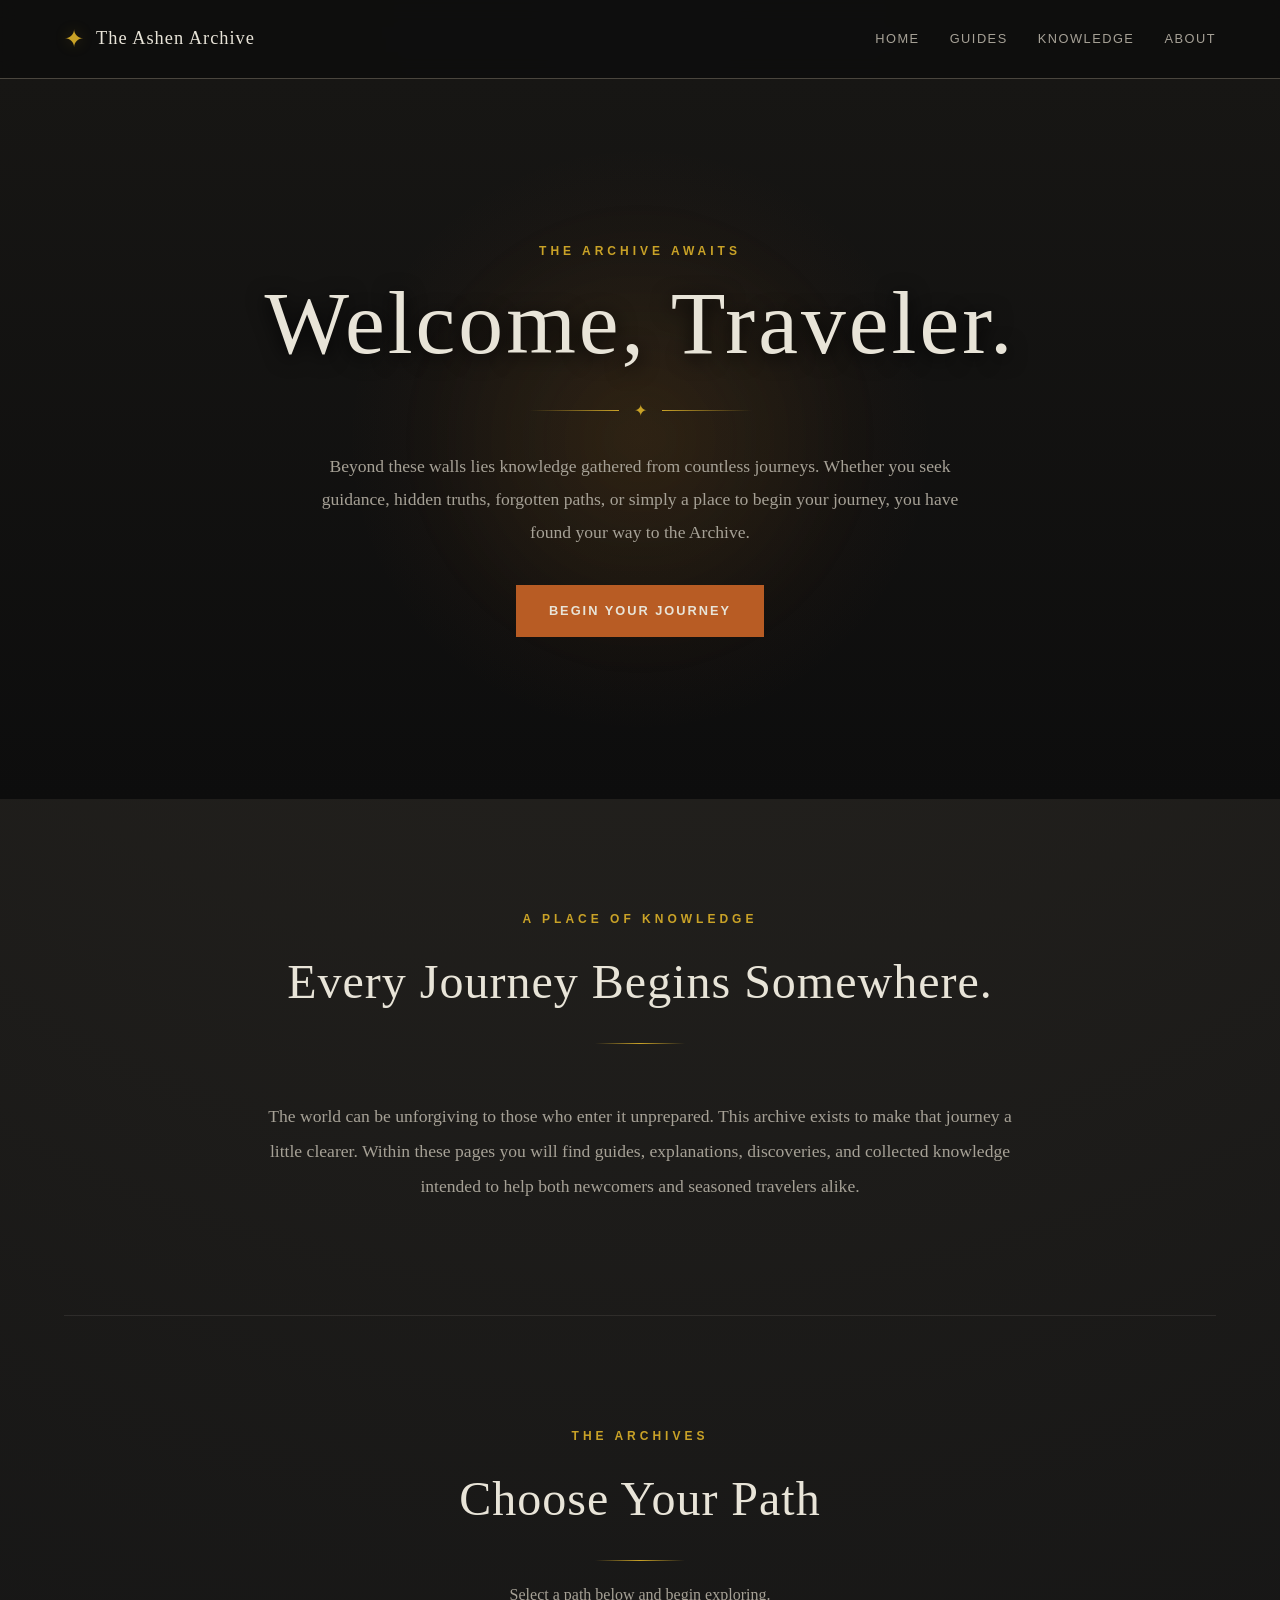
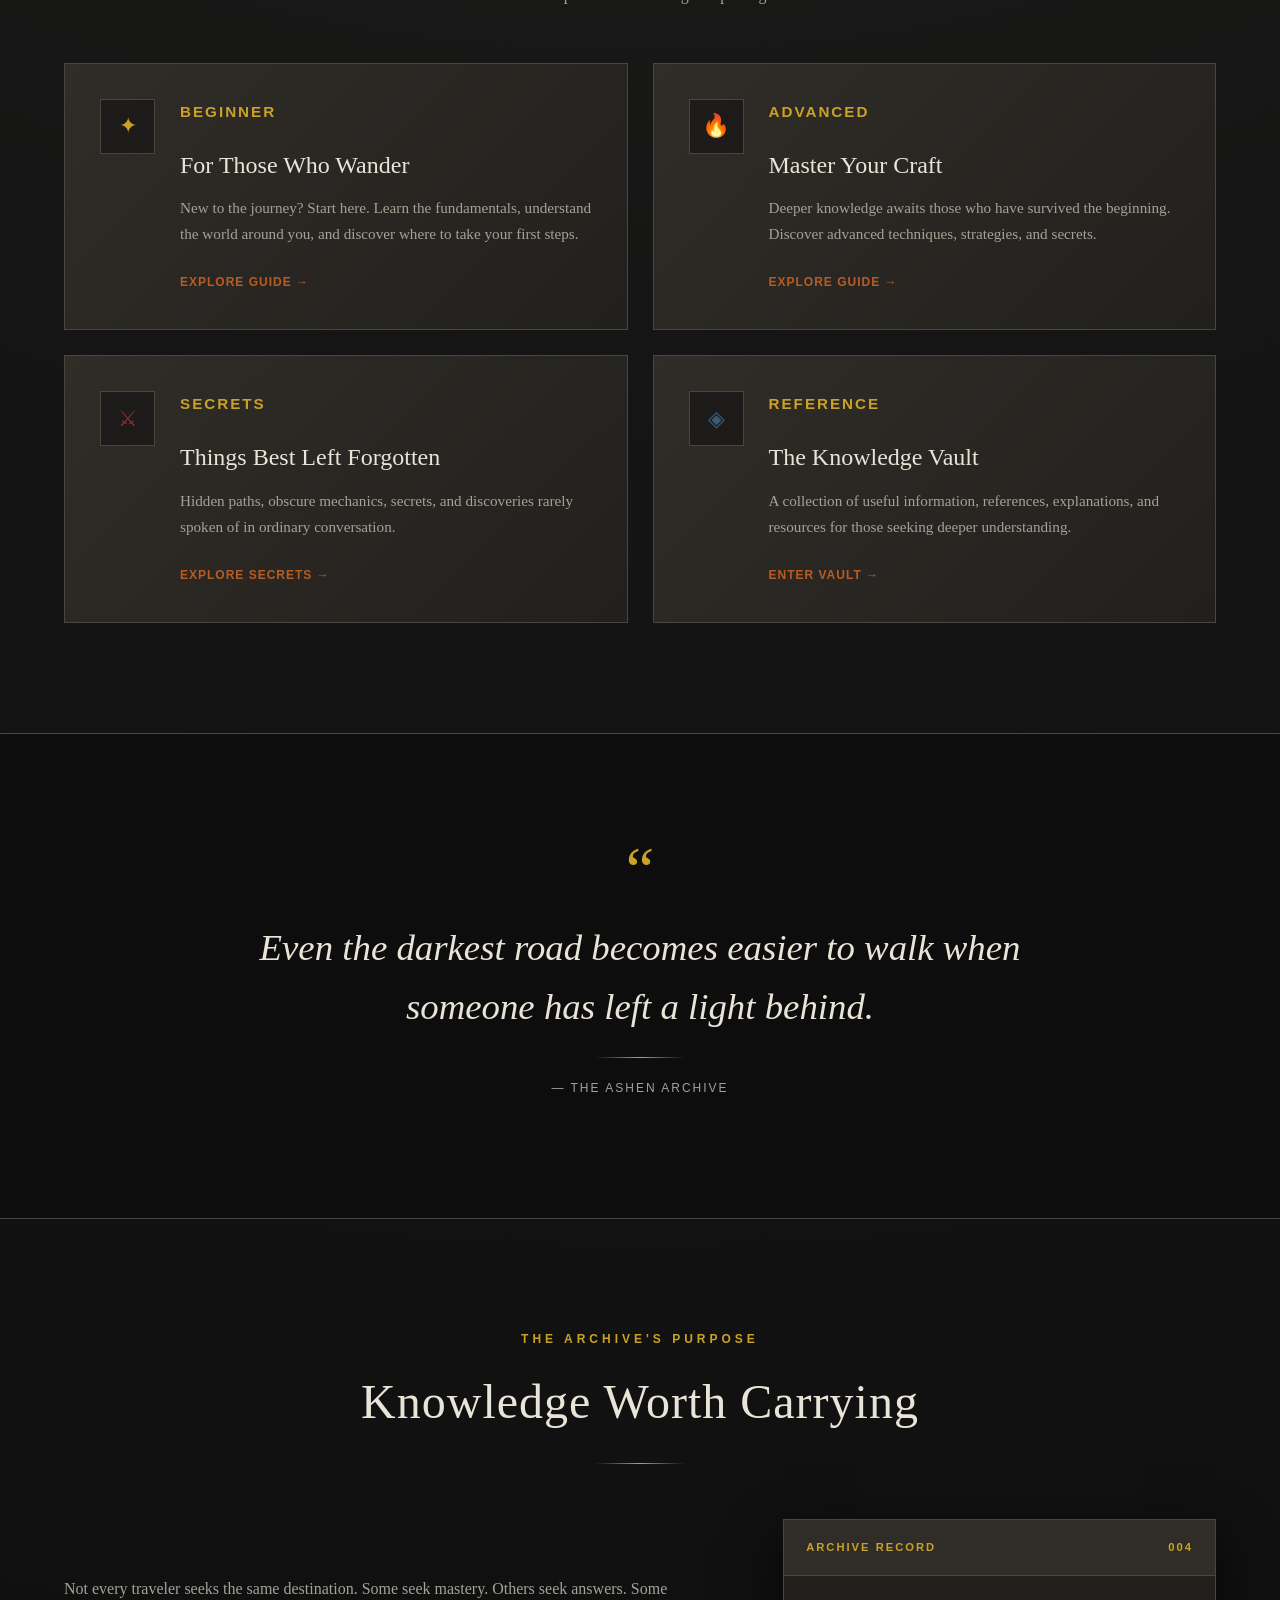
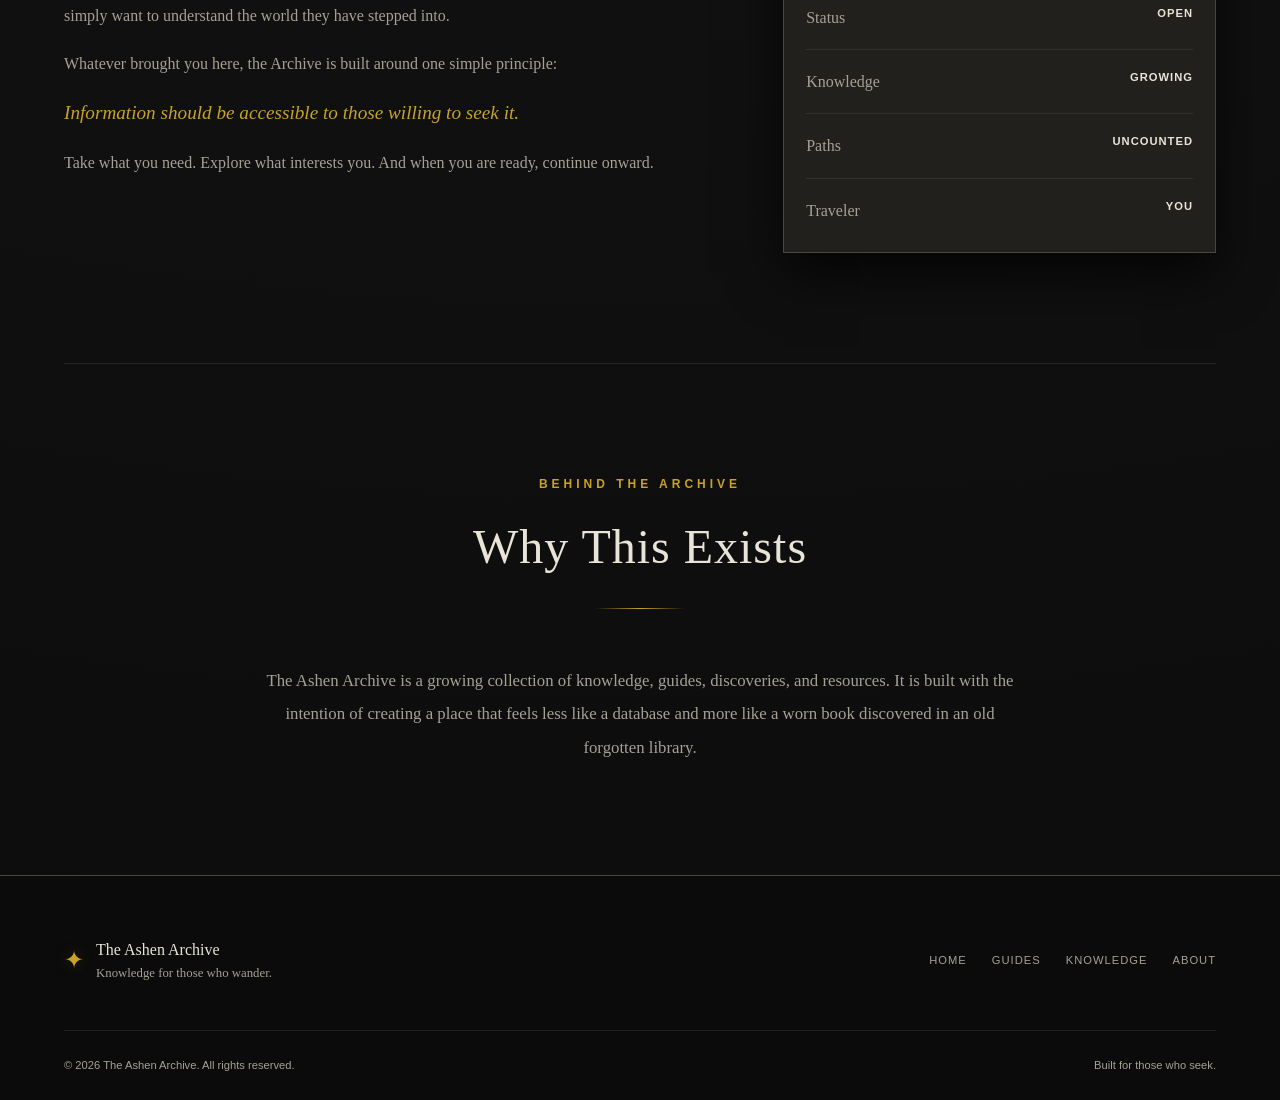
<file: index.html>
<!DOCTYPE html>
<html lang="en">
<head>
    <meta charset="UTF-8">

    <meta name="viewport" content="width=device-width, initial-scale=1.0">

    <meta name="description" content="A collection of guides, knowledge, and discoveries for those willing to venture beyond the known.">

    <title>The Ashen Archive</title>

    <link rel="stylesheet" href="css/style.css">
</head>

<body>

    <!-- =========================
         HEADER
    ========================== -->

    <header class="site-header">

        <div class="header-inner">

            <a href="index.html" class="site-logo">
                <span class="logo-mark">✦</span>
                <span class="logo-text">The Ashen Archive</span>
            </a>

            <nav class="main-nav">

                <a href="#home">Home</a>
                <a href="#guides">Guides</a>
                <a href="#knowledge">Knowledge</a>
                <a href="#about">About</a>

            </nav>

        </div>

    </header>


    <!-- =========================
         HERO / WELCOME
    ========================== -->

    <main>

        <section id="home" class="hero">

            <div class="hero-overlay"></div>

            <div class="hero-content">

                <p class="eyebrow">THE ARCHIVE AWAITS</p>

                <h1>
                    Welcome, Traveler.
                </h1>

                <div class="ornament">
                    <span></span>
                    ✦
                    <span></span>
                </div>

                <p class="hero-text">
                    Beyond these walls lies knowledge gathered from countless
                    journeys. Whether you seek guidance, hidden truths,
                    forgotten paths, or simply a place to begin your journey,
                    you have found your way to the Archive.
                </p>

                <a href="#guides" class="primary-button">
                    Begin Your Journey
                </a>

            </div>

        </section>


        <!-- =========================
             INTRODUCTION
        ========================== -->

        <section class="intro section">

            <div class="section-heading">

                <p class="eyebrow">A PLACE OF KNOWLEDGE</p>

                <h2>Every Journey Begins Somewhere.</h2>

                <div class="heading-line"></div>

            </div>

            <p class="intro-text">
                The world can be unforgiving to those who enter it unprepared.
                This archive exists to make that journey a little clearer.
                Within these pages you will find guides, explanations,
                discoveries, and collected knowledge intended to help both
                newcomers and seasoned travelers alike.
            </p>

        </section>


        <!-- =========================
             GUIDES
        ========================== -->

        <section id="guides" class="guides section">

            <div class="section-heading">

                <p class="eyebrow">THE ARCHIVES</p>

                <h2>Choose Your Path</h2>

                <div class="heading-line"></div>

                <p class="section-description">
                    Select a path below and begin exploring.
                </p>

            </div>


            <div class="guide-grid">


                <!-- Guide Card -->

                <article class="guide-card">

                    <div class="card-icon gold">
                        ✦
                    </div>

                    <div class="card-content">

                        <p class="card-category">BEGINNER</p>

                        <h3>For Those Who Wander</h3>

                        <p>
                            New to the journey? Start here. Learn the
                            fundamentals, understand the world around you,
                            and discover where to take your first steps.
                        </p>

                        <a href="guides/Beginner.html" class="card-link">
                            Explore Guide →
                        </a>

                    </div>

                </article>


                <!-- Guide Card -->

                <article class="guide-card">

                    <div class="card-icon orange">
                        🔥
                    </div>

                    <div class="card-content">

                        <p class="card-category">ADVANCED</p>

                        <h3>Master Your Craft</h3>

                        <p>
                            Deeper knowledge awaits those who have survived
                            the beginning. Discover advanced techniques,
                            strategies, and secrets.
                        </p>

                        <a href="guides/Advanced.html" class="card-link">
                            Explore Guide →
                        </a>

                    </div>

                </article>


                <!-- Guide Card -->

                <article class="guide-card">

                    <div class="card-icon red">
                        ⚔
                    </div>

                    <div class="card-content">

                        <p class="card-category">SECRETS</p>

                        <h3>Things Best Left Forgotten</h3>

                        <p>
                            Hidden paths, obscure mechanics, secrets, and
                            discoveries rarely spoken of in ordinary
                            conversation.
                        </p>

                        <a href="guides/Secrets.html" class="card-link">
                            Explore Secrets →
                        </a>

                    </div>

                </article>


                <!-- Guide Card -->

                <article class="guide-card">

                    <div class="card-icon blue">
                        ◈
                    </div>

                    <div class="card-content">

                        <p class="card-category">REFERENCE</p>

                        <h3>The Knowledge Vault</h3>

                        <p>
                            A collection of useful information, references,
                            explanations, and resources for those seeking
                            deeper understanding.
                        </p>

                        <a href="guides/Reference.html" class="card-link">
                            Enter Vault →
                        </a>

                    </div>

                </article>

            </div>

        </section>


        <!-- =========================
             QUOTE / DIVIDER
        ========================== -->

        <section class="quote-section">

            <div class="quote-container">

                <span class="quote-mark">“</span>

                <blockquote>
                    Even the darkest road becomes easier to walk
                    when someone has left a light behind.
                </blockquote>

                <div class="heading-line"></div>

                <p>— The Ashen Archive</p>

            </div>

        </section>


        <!-- =========================
             KNOWLEDGE SECTION
        ========================== -->

        <section id="knowledge" class="knowledge section">

            <div class="section-heading">

                <p class="eyebrow">THE ARCHIVE'S PURPOSE</p>

                <h2>Knowledge Worth Carrying</h2>

                <div class="heading-line"></div>

            </div>


            <div class="knowledge-layout">

                <div class="knowledge-text">

                    <p>
                        Not every traveler seeks the same destination.
                        Some seek mastery. Others seek answers. Some simply
                        want to understand the world they have stepped into.
                    </p>

                    <p>
                        Whatever brought you here, the Archive is built around
                        one simple principle:
                    </p>

                    <p class="highlight-text">
                        Information should be accessible to those willing
                        to seek it.
                    </p>

                    <p>
                        Take what you need. Explore what interests you.
                        And when you are ready, continue onward.
                    </p>

                </div>


                <div class="knowledge-panel">

                    <div class="panel-header">
                        <span>ARCHIVE RECORD</span>
                        <span>004</span>
                    </div>

                    <div class="panel-body">

                        <div class="record-row">
                            <span>Status</span>
                            <strong>OPEN</strong>
                        </div>

                        <div class="record-row">
                            <span>Knowledge</span>
                            <strong>GROWING</strong>
                        </div>

                        <div class="record-row">
                            <span>Paths</span>
                            <strong>UNCOUNTED</strong>
                        </div>

                        <div class="record-row">
                            <span>Traveler</span>
                            <strong>YOU</strong>
                        </div>

                    </div>

                </div>

            </div>

        </section>


        <!-- =========================
             ABOUT
        ========================== -->

        <section id="about" class="about section">

            <div class="section-heading">

                <p class="eyebrow">BEHIND THE ARCHIVE</p>

                <h2>Why This Exists</h2>

                <div class="heading-line"></div>

            </div>

            <p class="about-text">
                The Ashen Archive is a growing collection of knowledge,
                guides, discoveries, and resources. It is built with the
                intention of creating a place that feels less like a database
                and more like a worn book discovered in an old forgotten
                library.
            </p>

        </section>

    </main>


    <!-- =========================
         FOOTER
    ========================== -->

    <footer class="site-footer">

        <div class="footer-inner">

            <div class="footer-brand">

                <span class="logo-mark">✦</span>

                <div>
                    <h3>The Ashen Archive</h3>
                    <p>Knowledge for those who wander.</p>
                </div>

            </div>


            <div class="footer-links">

                <a href="#home">Home</a>
                <a href="#guides">Guides</a>
                <a href="#knowledge">Knowledge</a>
                <a href="#about">About</a>

            </div>

        </div>


        <div class="footer-bottom">

            <p>
                © 2026 The Ashen Archive. All rights reserved.
            </p>

            <p>
                Built for those who seek.
            </p>

        </div>

    </footer>

</body>
</html>
</file>
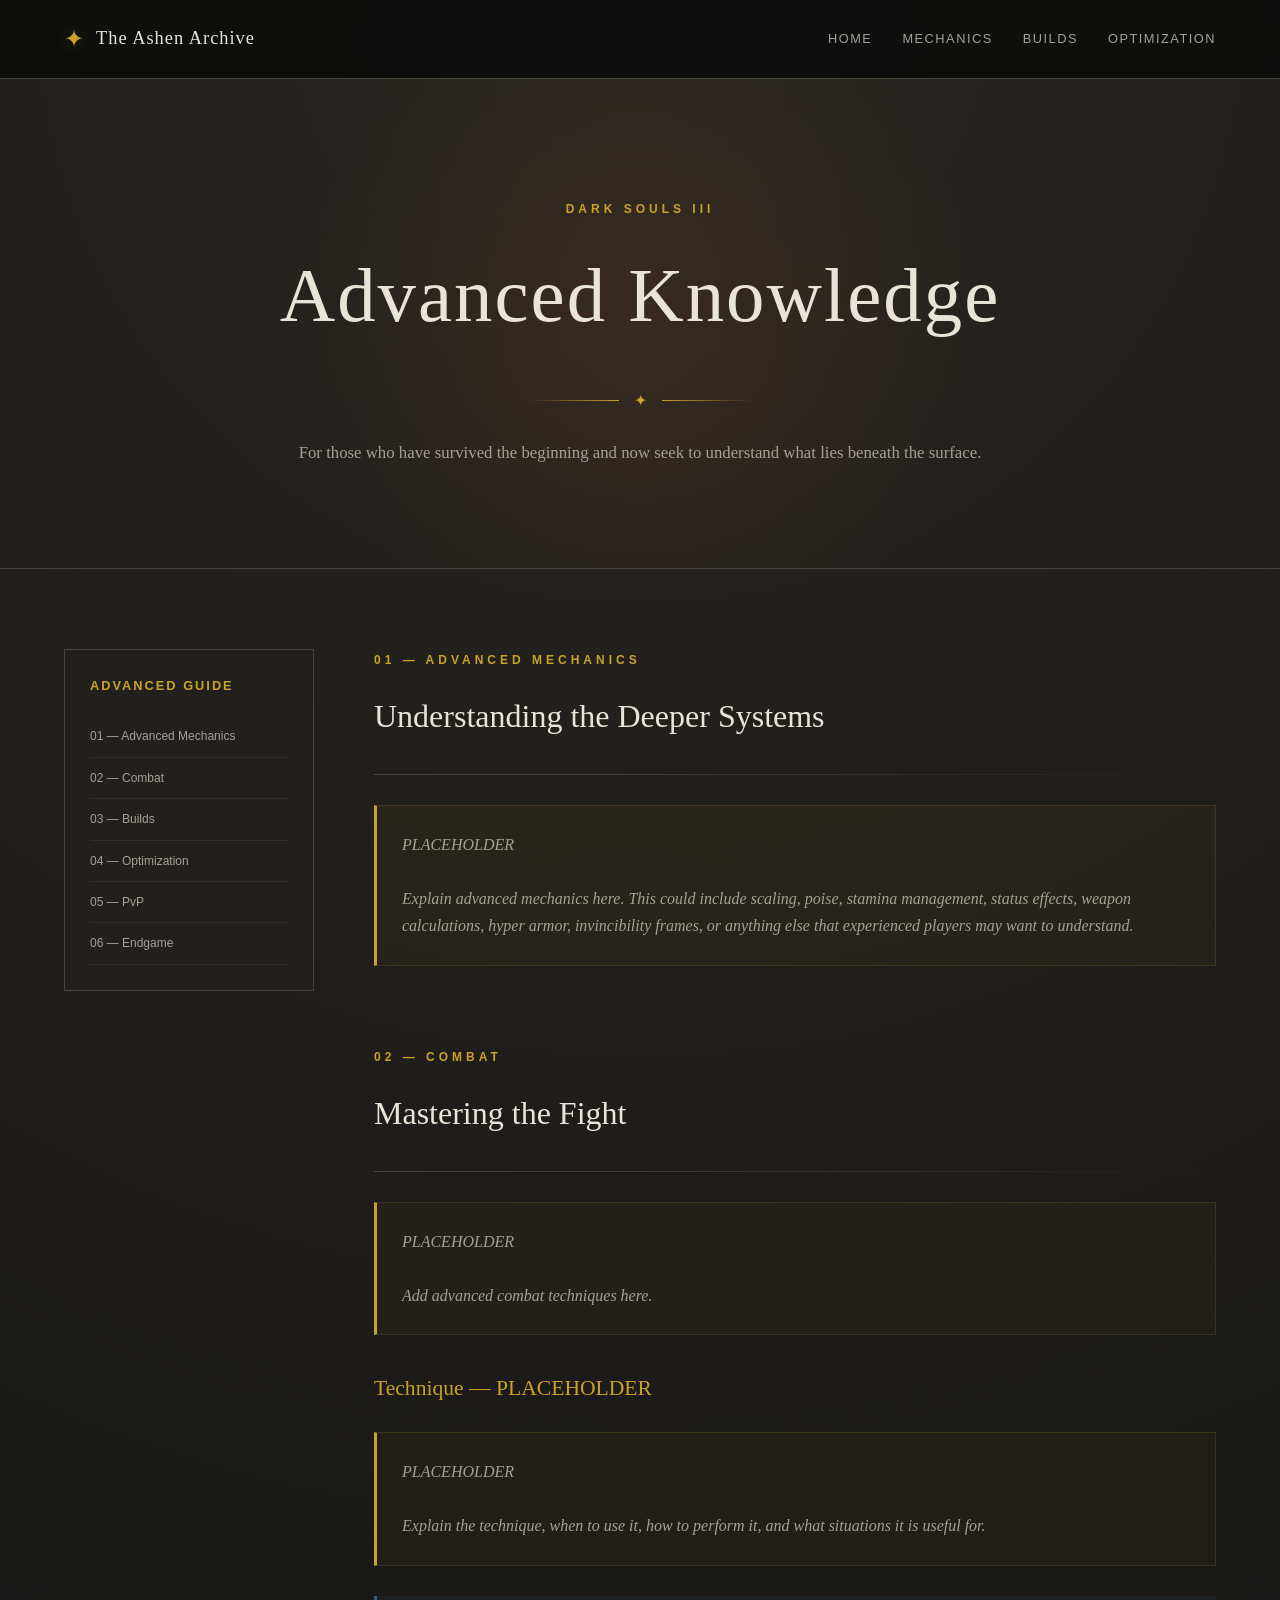
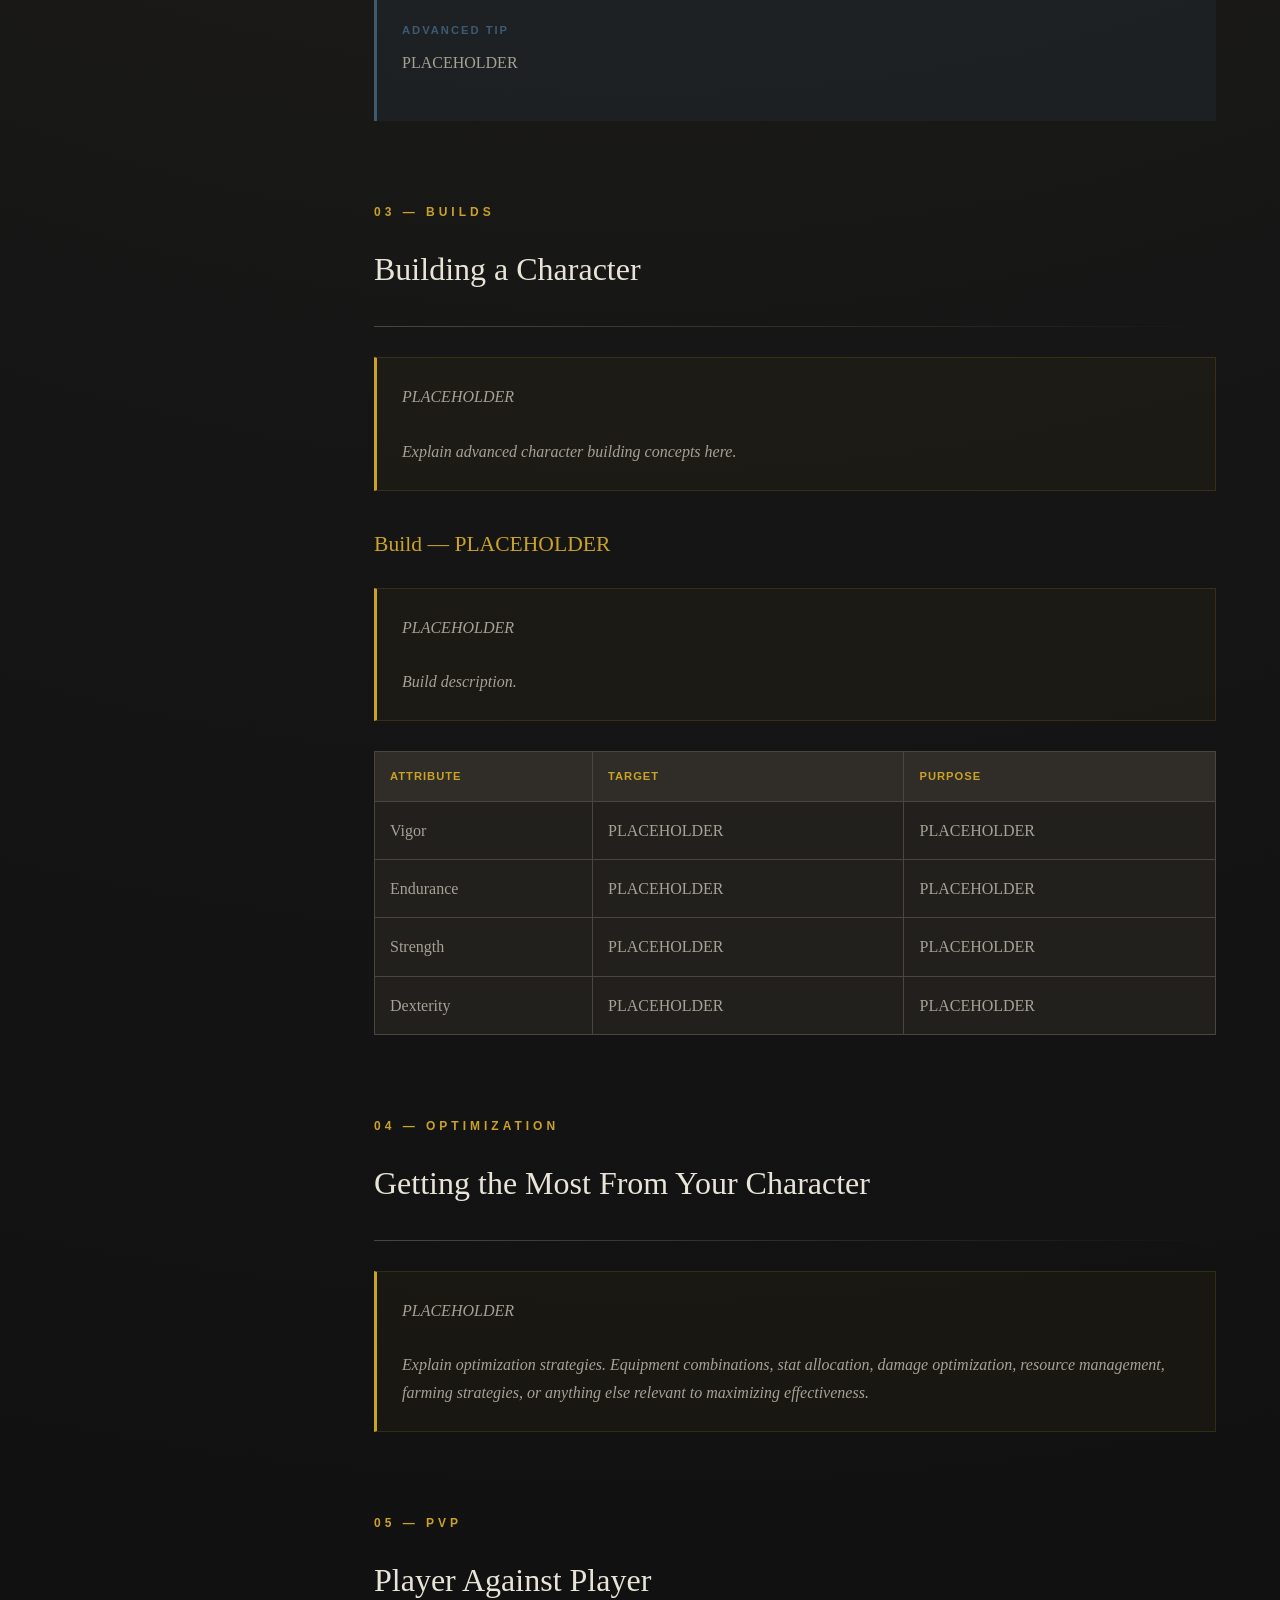
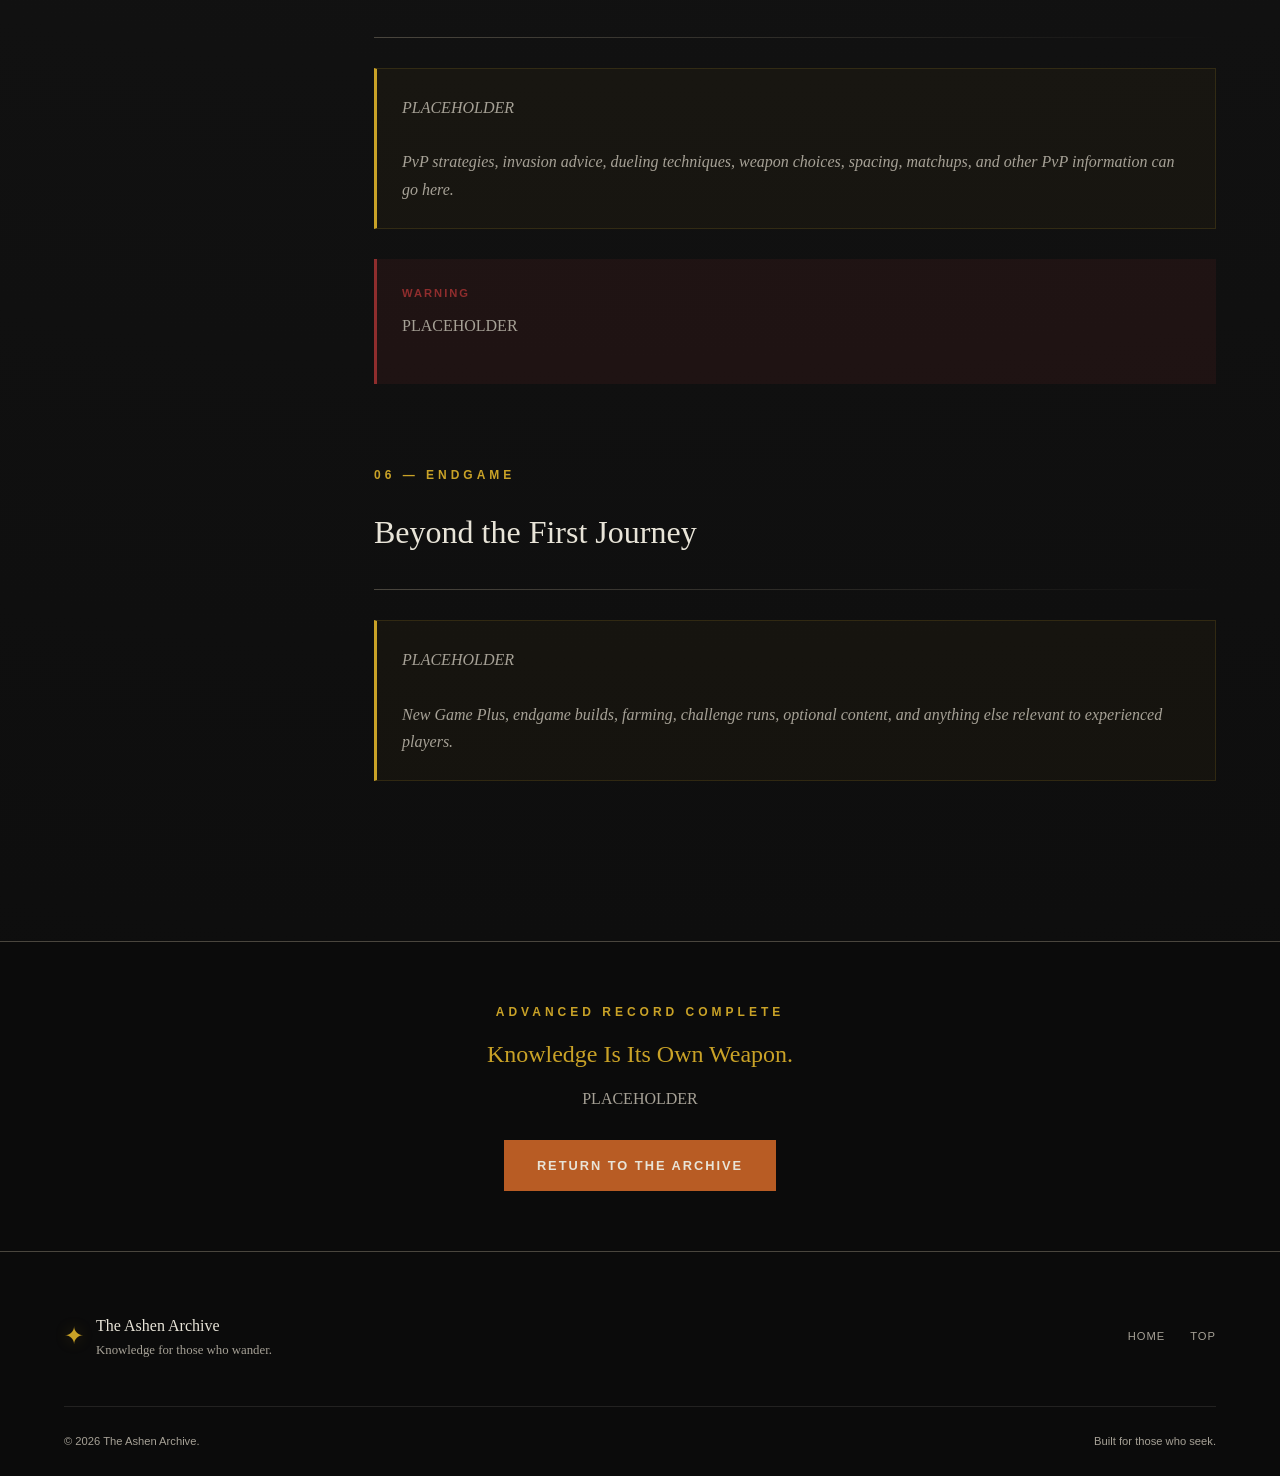
<file: guides/Advanced.html>
<!DOCTYPE html>
<html lang="en">

<head>

    <meta charset="UTF-8">

    <meta name="viewport" content="width=device-width, initial-scale=1.0">

    <meta name="description"
          content="Advanced Dark Souls III Guide - The Ashen Archive">

    <title>Advanced Guide | Dark Souls III | The Ashen Archive</title>

    <link rel="stylesheet" href="../css/style.css">

    <style>

        /* =========================================
           GUIDE PAGE
        ========================================== */

        .guide-hero {
            padding: 120px 20px 100px;
            text-align: center;

            background:
                radial-gradient(
                    circle at center,
                    rgba(184, 92, 36, 0.12),
                    transparent 50%
                );

            border-bottom: 1px solid var(--border);
        }

        .guide-hero h1 {
            color: var(--white);
            font-size: clamp(2.8rem, 6vw, 5rem);
            font-weight: normal;
            letter-spacing: 2px;
            margin-bottom: 15px;
        }

        .guide-subtitle {
            max-width: 700px;
            margin: 0 auto;
            color: var(--text-muted);
            font-size: 1.05rem;
        }

        /* =========================================
           LAYOUT
        ========================================== */

        .guide-layout {
            width: min(1200px, 90%);
            margin: 0 auto;
            padding: 80px 0;

            display: grid;
            grid-template-columns: 250px 1fr;
            gap: 60px;
            align-items: start;
        }

        /* =========================================
           SIDEBAR
        ========================================== */

        .guide-sidebar {
            position: sticky;
            top: 105px;

            background: var(--surface);
            border: 1px solid var(--border);

            padding: 25px;
        }

        .guide-sidebar h3 {
            color: var(--yellow);

            font-size: 0.8rem;

            font-family:
                Arial,
                Helvetica,
                sans-serif;

            letter-spacing: 2px;
            text-transform: uppercase;

            margin-bottom: 20px;
        }

        .guide-sidebar a {
            display: block;

            padding: 10px 0;

            color: var(--text-muted);

            border-bottom:
                1px solid rgba(90, 88, 84, 0.25);

            font-family:
                Arial,
                Helvetica,
                sans-serif;

            font-size: 0.75rem;

            transition: color 0.3s ease;
        }

        .guide-sidebar a:hover {
            color: var(--yellow);
        }

        /* =========================================
           CONTENT
        ========================================== */

        .guide-section {
            margin-bottom: 80px;
            scroll-margin-top: 110px;
        }

        .guide-section h2 {
            color: var(--white);

            font-size: 2rem;

            font-weight: normal;

            margin-bottom: 15px;
        }

        .guide-section h3 {
            color: var(--yellow);

            font-size: 1.35rem;

            font-weight: normal;

            margin-top: 35px;
            margin-bottom: 12px;
        }

        .guide-section p {
            margin-bottom: 18px;
            line-height: 1.9;
        }

        .guide-section ul,
        .guide-section ol {
            margin: 20px 0 25px 25px;
            color: var(--text-muted);
        }

        .guide-section li {
            margin-bottom: 10px;
        }

        .guide-divider {
            width: 100%;
            height: 1px;

            margin: 30px 0;

            background:
                linear-gradient(
                    to right,
                    var(--border),
                    transparent
                );
        }

        /* =========================================
           PLACEHOLDER
        ========================================== */

        .placeholder {
            padding: 25px;
            margin: 25px 0;

            background:
                rgba(201, 162, 39, 0.04);

            border-left:
                3px solid var(--yellow);

            border-top:
                1px solid rgba(201, 162, 39, 0.15);

            border-right:
                1px solid rgba(201, 162, 39, 0.15);

            border-bottom:
                1px solid rgba(201, 162, 39, 0.15);

            color: var(--text-muted);

            font-style: italic;
        }

        /* =========================================
           TIP
        ========================================== */

        .tip-box {
            padding: 25px;
            margin: 30px 0;

            background:
                rgba(61, 90, 115, 0.12);

            border-left:
                3px solid var(--blue);
        }

        .tip-box strong {
            display: block;

            color: var(--blue);

            font-family:
                Arial,
                Helvetica,
                sans-serif;

            font-size: 0.7rem;

            letter-spacing: 2px;

            text-transform: uppercase;

            margin-bottom: 8px;
        }

        /* =========================================
           WARNING
        ========================================== */

        .warning-box {
            padding: 25px;
            margin: 30px 0;

            background:
                rgba(143, 45, 45, 0.12);

            border-left:
                3px solid var(--red);
        }

        .warning-box strong {
            display: block;

            color: var(--red);

            font-family:
                Arial,
                Helvetica,
                sans-serif;

            font-size: 0.7rem;

            letter-spacing: 2px;

            text-transform: uppercase;

            margin-bottom: 8px;
        }

        /* =========================================
           TABLE
        ========================================== */

        .guide-table-wrapper {
            overflow-x: auto;
            margin: 30px 0;
        }

        .guide-table {
            width: 100%;
            border-collapse: collapse;
            background: var(--surface);
        }

        .guide-table th {
            padding: 15px;

            text-align: left;

            background: var(--surface-light);

            color: var(--yellow);

            border: 1px solid var(--border);

            font-family:
                Arial,
                Helvetica,
                sans-serif;

            font-size: 0.7rem;

            letter-spacing: 1px;

            text-transform: uppercase;
        }

        .guide-table td {
            padding: 15px;

            color: var(--text-muted);

            border: 1px solid var(--border);
        }

        /* =========================================
           END
        ========================================== */

        .guide-end {
            padding: 60px 20px;

            text-align: center;

            border-top:
                1px solid var(--border);

            background: #0B0B0B;
        }

        .guide-end h2 {
            color: var(--yellow);
            font-weight: normal;
            margin-bottom: 10px;
        }

        /* =========================================
           MOBILE
        ========================================== */

        @media (max-width: 850px) {

            .guide-layout {
                grid-template-columns: 1fr;
                gap: 40px;
            }

            .guide-sidebar {
                position: static;
            }

            .guide-sidebar nav {
                display: grid;
                grid-template-columns: repeat(2, 1fr);
                gap: 0 20px;
            }

        }

        @media (max-width: 500px) {

            .guide-sidebar nav {
                grid-template-columns: 1fr;
            }

            .guide-layout {
                width: 92%;
            }

        }

    </style>

</head>


<body>


    <!-- HEADER -->

    <header class="site-header">

        <div class="header-inner">

            <a href="../index.html" class="site-logo">

                <span class="logo-mark">✦</span>

                <span class="logo-text">
                    The Ashen Archive
                </span>

            </a>


            <nav class="main-nav">

                <a href="../index.html">
                    Home
                </a>

                <a href="#mechanics">
                    Mechanics
                </a>

                <a href="#builds">
                    Builds
                </a>

                <a href="#optimization">
                    Optimization
                </a>

            </nav>

        </div>

    </header>



    <!-- HERO -->

    <section class="guide-hero">

        <p class="eyebrow">
            DARK SOULS III
        </p>

        <h1>
            Advanced Knowledge
        </h1>

        <div class="ornament">

            <span></span>

            ✦

            <span></span>

        </div>

        <p class="guide-subtitle">

            For those who have survived the beginning
            and now seek to understand what lies beneath
            the surface.

        </p>

    </section>



    <!-- GUIDE -->

    <div class="guide-layout">


        <!-- SIDEBAR -->

        <aside class="guide-sidebar">

            <h3>
                Advanced Guide
            </h3>

            <nav>

                <a href="#mechanics">
                    01 — Advanced Mechanics
                </a>

                <a href="#combat">
                    02 — Combat
                </a>

                <a href="#builds">
                    03 — Builds
                </a>

                <a href="#optimization">
                    04 — Optimization
                </a>

                <a href="#pvp">
                    05 — PvP
                </a>

                <a href="#endgame">
                    06 — Endgame
                </a>

            </nav>

        </aside>



        <!-- CONTENT -->

        <main class="guide-content">


            <!-- MECHANICS -->

            <section id="mechanics" class="guide-section">

                <p class="eyebrow">
                    01 — ADVANCED MECHANICS
                </p>

                <h2>
                    Understanding the Deeper Systems
                </h2>

                <div class="guide-divider"></div>

                <div class="placeholder">

                    PLACEHOLDER

                    <br><br>

                    Explain advanced mechanics here.

                    This could include scaling, poise,
                    stamina management, status effects,
                    weapon calculations, hyper armor,
                    invincibility frames, or anything else
                    that experienced players may want to understand.

                </div>

            </section>



            <!-- COMBAT -->

            <section id="combat" class="guide-section">

                <p class="eyebrow">
                    02 — COMBAT
                </p>

                <h2>
                    Mastering the Fight
                </h2>

                <div class="guide-divider"></div>

                <div class="placeholder">

                    PLACEHOLDER

                    <br><br>

                    Add advanced combat techniques here.

                </div>


                <h3>
                    Technique — PLACEHOLDER
                </h3>

                <div class="placeholder">

                    PLACEHOLDER

                    <br><br>

                    Explain the technique, when to use it,
                    how to perform it, and what situations
                    it is useful for.

                </div>


                <div class="tip-box">

                    <strong>
                        Advanced Tip
                    </strong>

                    <p>

                        PLACEHOLDER

                    </p>

                </div>

            </section>



            <!-- BUILDS -->

            <section id="builds" class="guide-section">

                <p class="eyebrow">
                    03 — BUILDS
                </p>

                <h2>
                    Building a Character
                </h2>

                <div class="guide-divider"></div>

                <div class="placeholder">

                    PLACEHOLDER

                    <br><br>

                    Explain advanced character building
                    concepts here.

                </div>


                <h3>
                    Build — PLACEHOLDER
                </h3>

                <div class="placeholder">

                    PLACEHOLDER

                    <br><br>

                    Build description.

                </div>


                <div class="guide-table-wrapper">

                    <table class="guide-table">

                        <thead>

                            <tr>

                                <th>
                                    Attribute
                                </th>

                                <th>
                                    Target
                                </th>

                                <th>
                                    Purpose
                                </th>

                            </tr>

                        </thead>

                        <tbody>

                            <tr>
                                <td>Vigor</td>
                                <td>PLACEHOLDER</td>
                                <td>PLACEHOLDER</td>
                            </tr>

                            <tr>
                                <td>Endurance</td>
                                <td>PLACEHOLDER</td>
                                <td>PLACEHOLDER</td>
                            </tr>

                            <tr>
                                <td>Strength</td>
                                <td>PLACEHOLDER</td>
                                <td>PLACEHOLDER</td>
                            </tr>

                            <tr>
                                <td>Dexterity</td>
                                <td>PLACEHOLDER</td>
                                <td>PLACEHOLDER</td>
                            </tr>

                        </tbody>

                    </table>

                </div>

            </section>



            <!-- OPTIMIZATION -->

            <section id="optimization" class="guide-section">

                <p class="eyebrow">
                    04 — OPTIMIZATION
                </p>

                <h2>
                    Getting the Most From Your Character
                </h2>

                <div class="guide-divider"></div>

                <div class="placeholder">

                    PLACEHOLDER

                    <br><br>

                    Explain optimization strategies.

                    Equipment combinations, stat allocation,
                    damage optimization, resource management,
                    farming strategies, or anything else
                    relevant to maximizing effectiveness.

                </div>

            </section>



            <!-- PVP -->

            <section id="pvp" class="guide-section">

                <p class="eyebrow">
                    05 — PVP
                </p>

                <h2>
                    Player Against Player
                </h2>

                <div class="guide-divider"></div>

                <div class="placeholder">

                    PLACEHOLDER

                    <br><br>

                    PvP strategies, invasion advice,
                    dueling techniques, weapon choices,
                    spacing, matchups, and other PvP
                    information can go here.

                </div>


                <div class="warning-box">

                    <strong>
                        Warning
                    </strong>

                    <p>

                        PLACEHOLDER

                    </p>

                </div>

            </section>



            <!-- ENDGAME -->

            <section id="endgame" class="guide-section">

                <p class="eyebrow">
                    06 — ENDGAME
                </p>

                <h2>
                    Beyond the First Journey
                </h2>

                <div class="guide-divider"></div>

                <div class="placeholder">

                    PLACEHOLDER

                    <br><br>

                    New Game Plus, endgame builds,
                    farming, challenge runs, optional
                    content, and anything else relevant
                    to experienced players.

                </div>

            </section>


        </main>

    </div>



    <!-- END -->

    <section class="guide-end">

        <p class="eyebrow">
            ADVANCED RECORD COMPLETE
        </p>

        <h2>
            Knowledge Is Its Own Weapon.
        </h2>

        <p>
            PLACEHOLDER
        </p>

        <br>

        <a href="../index.html" class="primary-button">
            Return to the Archive
        </a>

    </section>



    <!-- FOOTER -->

    <footer class="site-footer">

        <div class="footer-inner">

            <div class="footer-brand">

                <span class="logo-mark">
                    ✦
                </span>

                <div>

                    <h3>
                        The Ashen Archive
                    </h3>

                    <p>
                        Knowledge for those who wander.
                    </p>

                </div>

            </div>


            <div class="footer-links">

                <a href="../index.html">
                    Home
                </a>

                <a href="#mechanics">
                    Top
                </a>

            </div>

        </div>


        <div class="footer-bottom">

            <p>
                © 2026 The Ashen Archive.
            </p>

            <p>
                Built for those who seek.
            </p>

        </div>

    </footer>


</body>

</html>
</file>
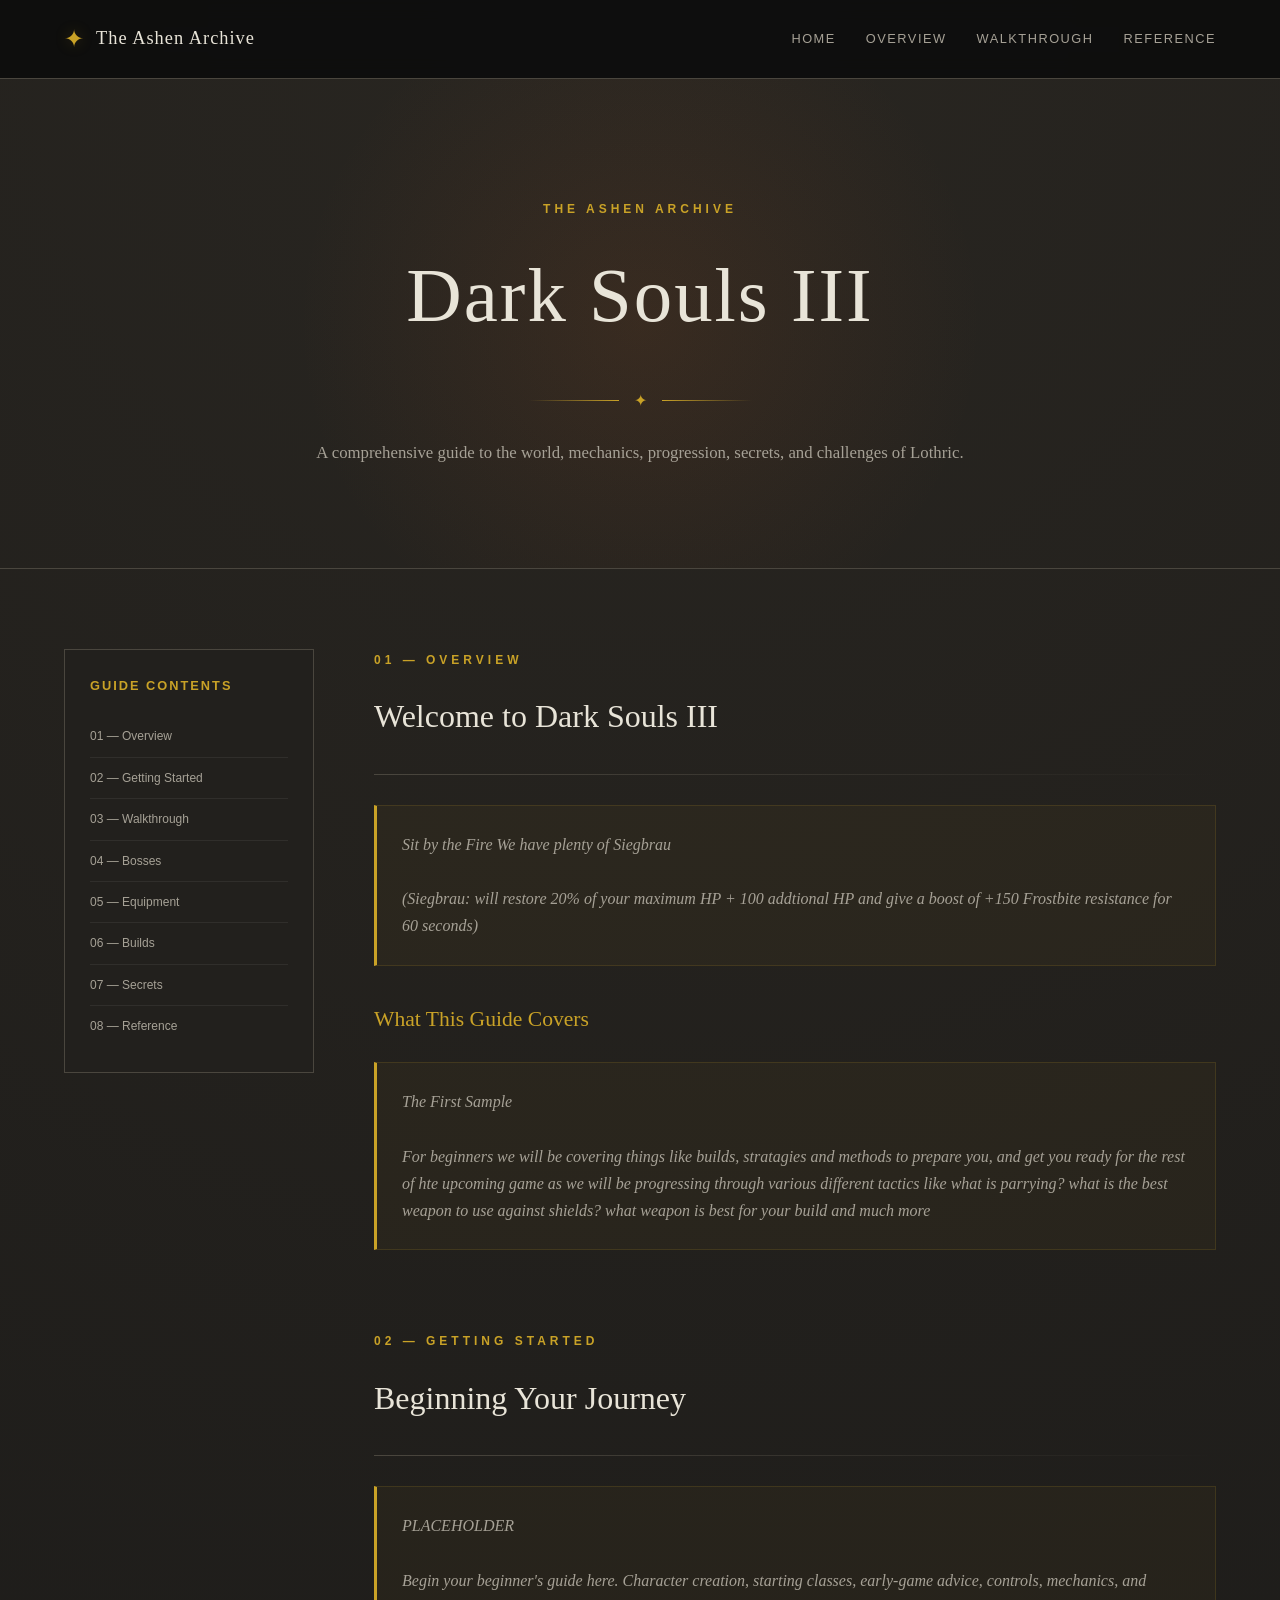
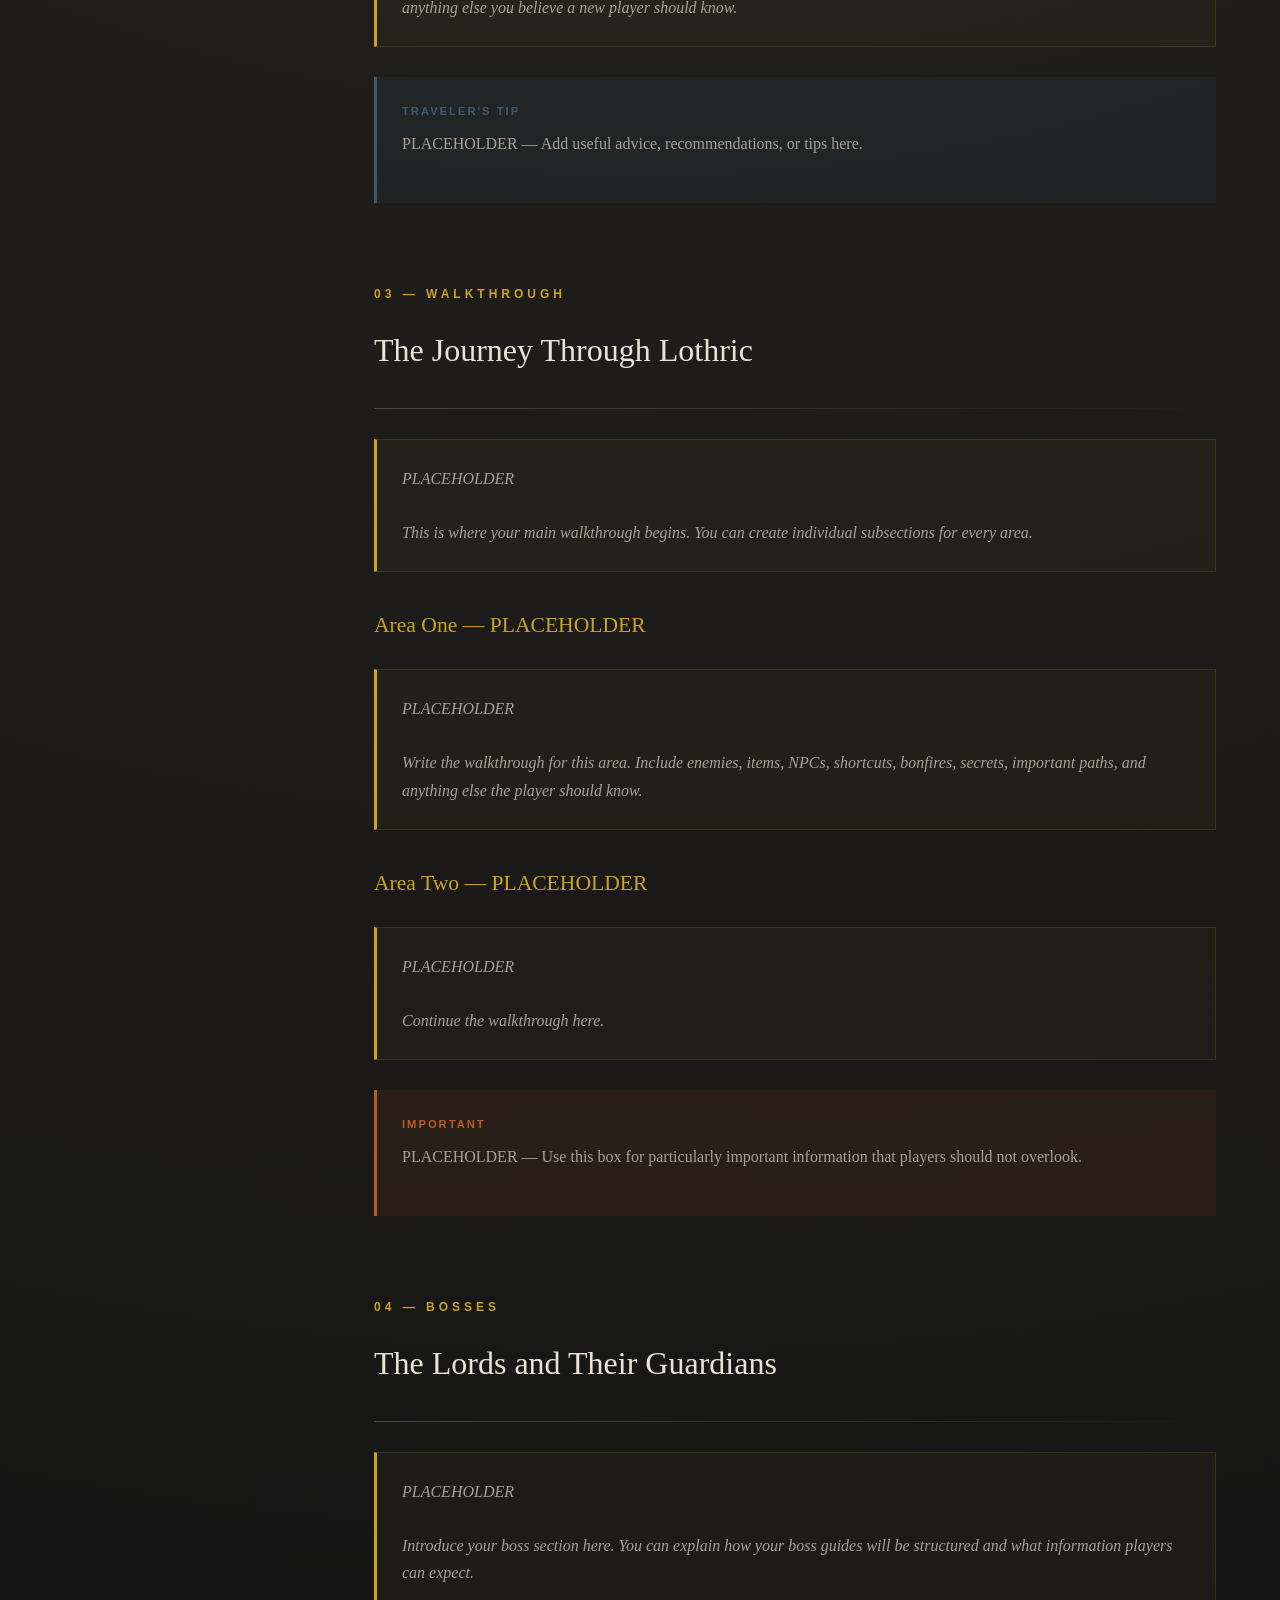
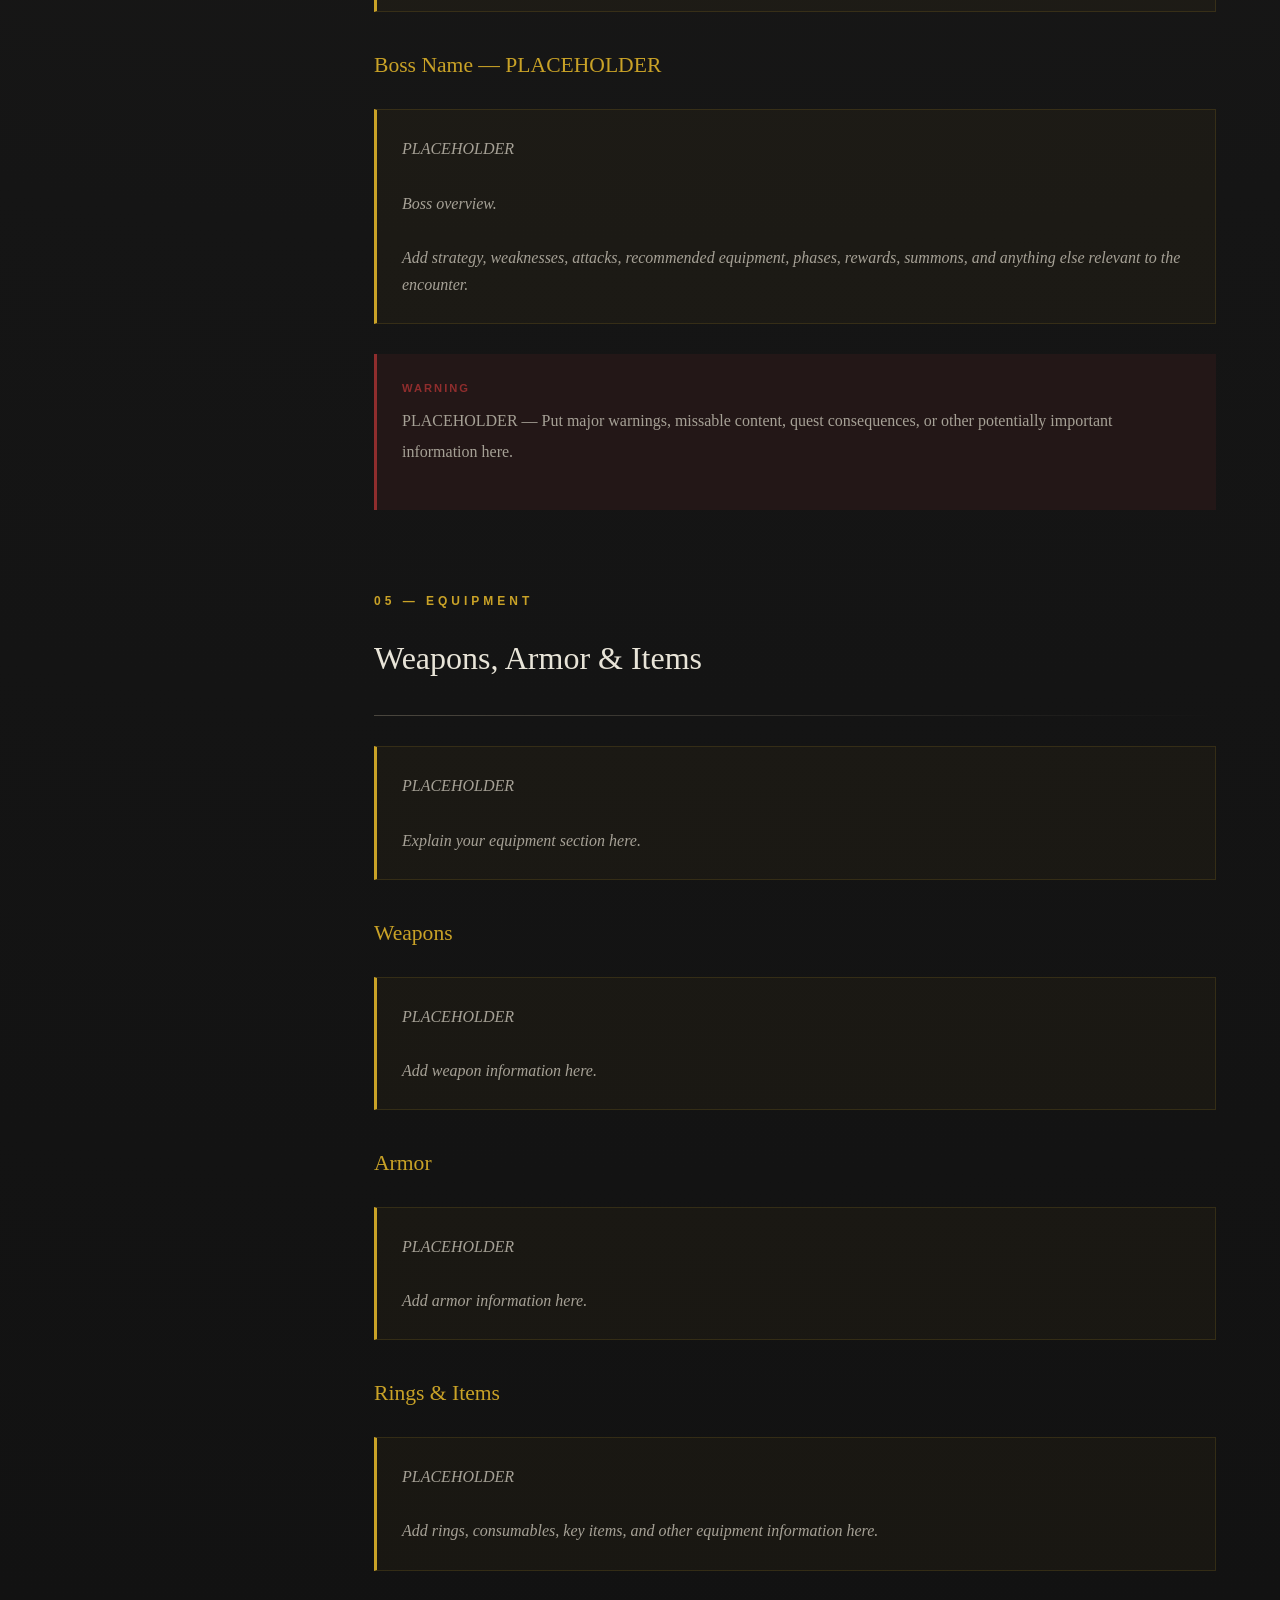
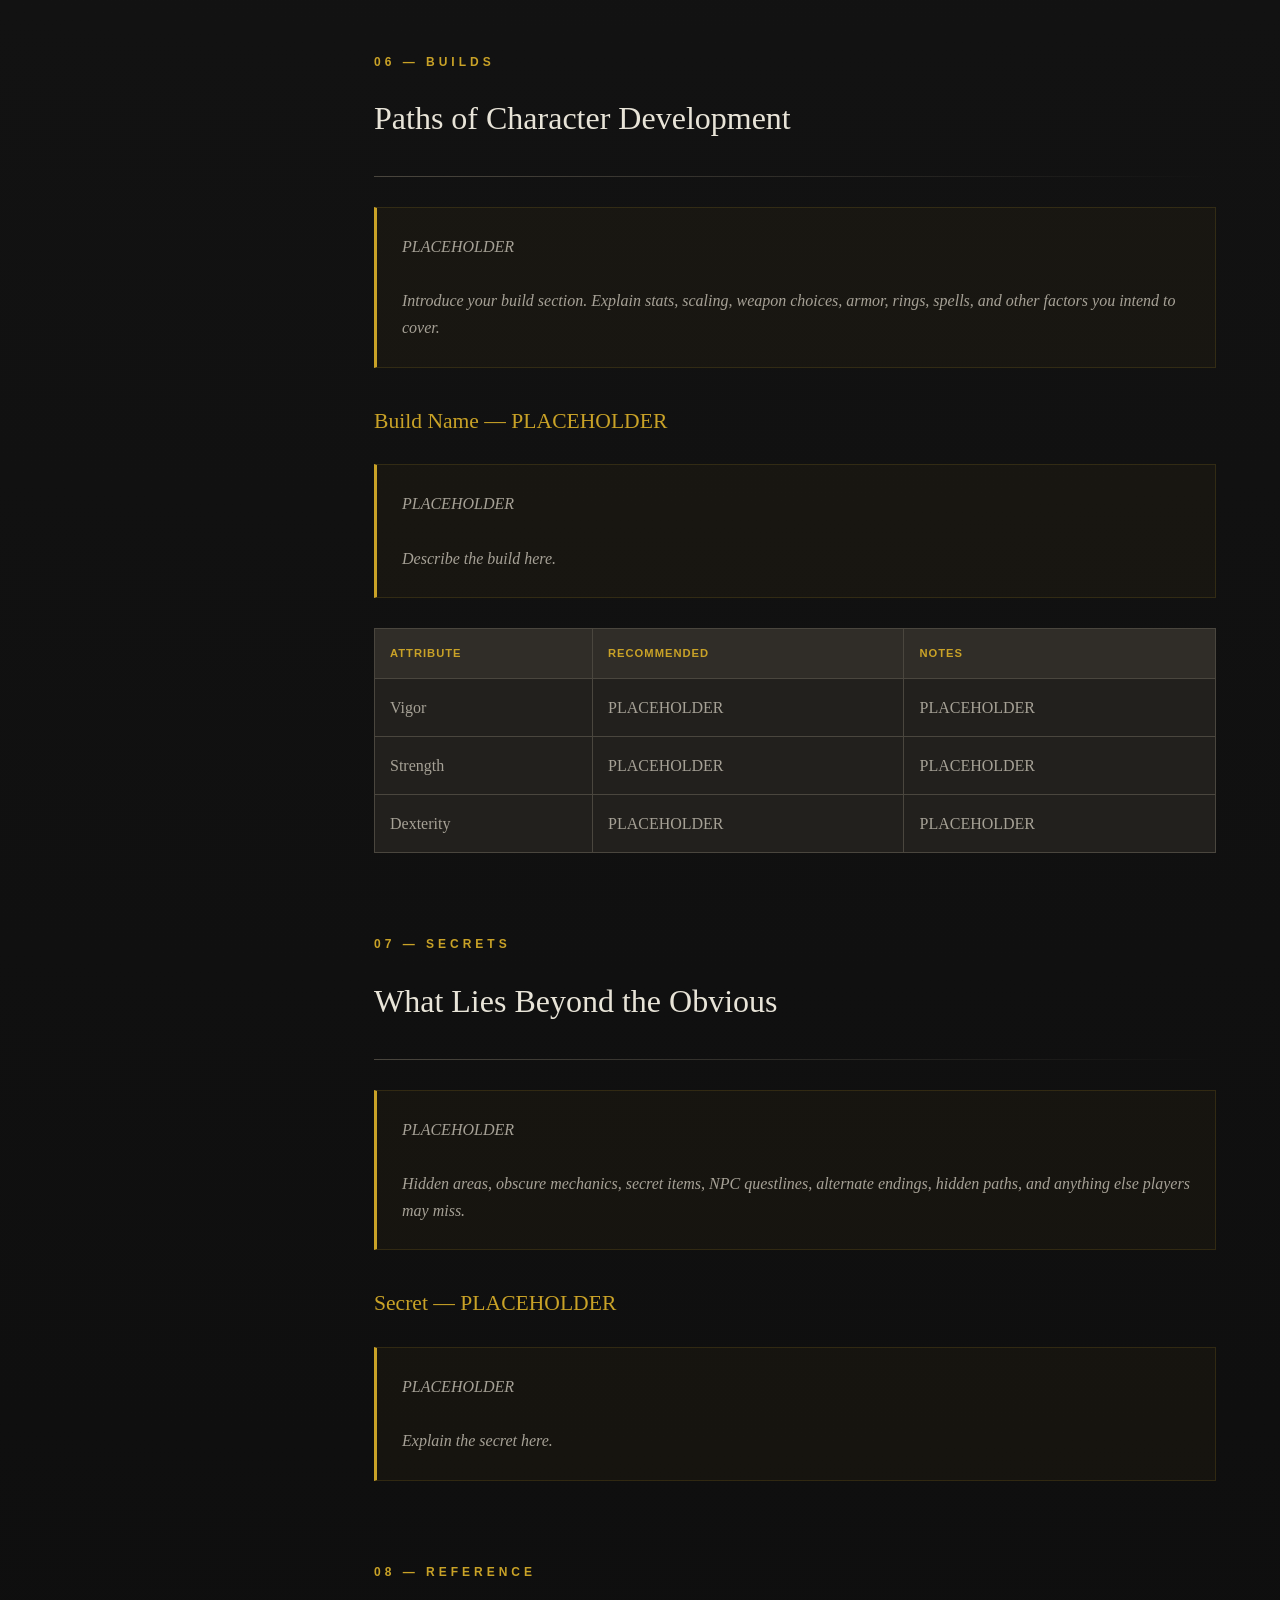
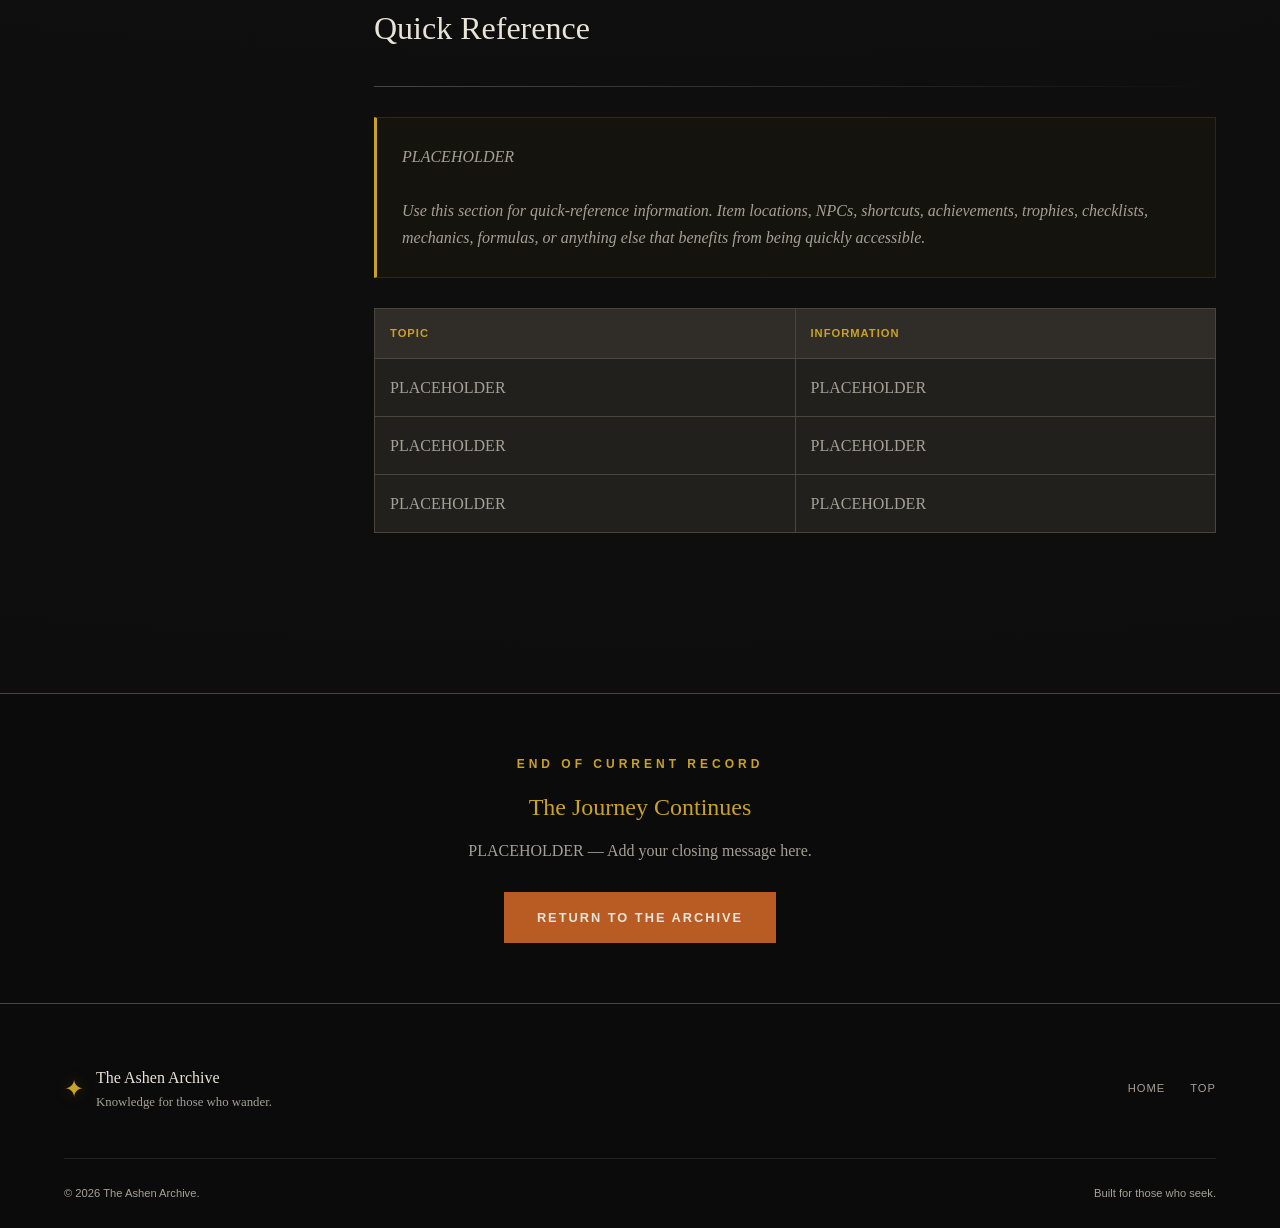
<file: guides/Beginner.html>
<!DOCTYPE html>
<html lang="en">

<head>

    <meta charset="UTF-8">

    <meta name="viewport" content="width=device-width, initial-scale=1.0">

    <meta
        name="description"
        content="Dark Souls III Guide - The Ashen Archive"
    >

    <title>Dark Souls III Guide | The Ashen Archive</title>

    <link rel="stylesheet" href="../css/style.css">

    <!-- Guide-specific styling -->
    <style>

        /* =========================================
           GUIDE PAGE
        ========================================= */

        .guide-hero {

            padding: 120px 20px 100px;

            text-align: center;

            background:
                radial-gradient(
                    circle at center,
                    rgba(184, 92, 36, 0.12),
                    transparent 50%
                );

            border-bottom:
                1px solid var(--border);

        }


        .guide-hero h1 {

            color: var(--white);

            font-size:
                clamp(2.8rem, 6vw, 5rem);

            font-weight: normal;

            letter-spacing: 2px;

            margin-bottom: 15px;

        }


        .guide-subtitle {

            max-width: 700px;

            margin: 0 auto;

            color: var(--text-muted);

            font-size: 1.05rem;

        }


        /* =========================================
           GUIDE LAYOUT
        ========================================= */

        .guide-layout {

            width: min(1200px, 90%);

            margin: 0 auto;

            padding: 80px 0;

            display: grid;

            grid-template-columns:
                250px 1fr;

            gap: 60px;

            align-items: start;

        }


        /* =========================================
           GUIDE NAVIGATION
        ========================================= */

        .guide-sidebar {

            position: sticky;

            top: 105px;

            background: var(--surface);

            border:
                1px solid var(--border);

            padding: 25px;

        }


        .guide-sidebar h3 {

            color: var(--yellow);

            font-size: 0.8rem;

            font-family:
                Arial,
                Helvetica,
                sans-serif;

            letter-spacing: 2px;

            text-transform: uppercase;

            margin-bottom: 20px;

        }


        .guide-sidebar a {

            display: block;

            padding: 10px 0;

            color: var(--text-muted);

            border-bottom:
                1px solid rgba(90, 88, 84, 0.25);

            font-family:
                Arial,
                Helvetica,
                sans-serif;

            font-size: 0.75rem;

            transition: color 0.3s ease;

        }


        .guide-sidebar a:last-child {

            border-bottom: none;

        }


        .guide-sidebar a:hover {

            color: var(--yellow);

        }


        /* =========================================
           GUIDE CONTENT
        ========================================= */

        .guide-content {

            min-width: 0;

        }


        .guide-section {

            margin-bottom: 80px;

            scroll-margin-top: 110px;

        }


        .guide-section h2 {

            color: var(--white);

            font-size: 2rem;

            font-weight: normal;

            margin-bottom: 15px;

        }


        .guide-section h3 {

            color: var(--yellow);

            font-size: 1.35rem;

            font-weight: normal;

            margin-top: 35px;

            margin-bottom: 12px;

        }


        .guide-section p {

            margin-bottom: 18px;

            line-height: 1.9;

        }


        .guide-section ul,
        .guide-section ol {

            margin:

                20px 0 25px 25px;

            color: var(--text-muted);

        }


        .guide-section li {

            margin-bottom: 10px;

        }


        /* =========================================
           GUIDE DIVIDER
        ========================================= */

        .guide-divider {

            width: 100%;

            height: 1px;

            margin: 30px 0;

            background:
                linear-gradient(
                    to right,
                    var(--border),
                    transparent
                );

        }


        /* =========================================
           PLACEHOLDER
        ========================================= */

        .placeholder {

            padding: 25px;

            margin: 25px 0;

            background:
                rgba(201, 162, 39, 0.04);

            border-left:
                3px solid var(--yellow);

            border-top:
                1px solid rgba(201, 162, 39, 0.15);

            border-right:
                1px solid rgba(201, 162, 39, 0.15);

            border-bottom:
                1px solid rgba(201, 162, 39, 0.15);

            color: var(--text-muted);

            font-style: italic;

        }


        /* =========================================
           TIP BOX
        ========================================= */

        .tip-box {

            padding: 25px;

            margin: 30px 0;

            background:
                rgba(61, 90, 115, 0.12);

            border-left:
                3px solid var(--blue);

        }


        .tip-box strong {

            display: block;

            color: var(--blue);

            font-family:
                Arial,
                Helvetica,
                sans-serif;

            font-size: 0.7rem;

            letter-spacing: 2px;

            text-transform: uppercase;

            margin-bottom: 8px;

        }


        /* =========================================
           WARNING BOX
        ========================================= */

        .warning-box {

            padding: 25px;

            margin: 30px 0;

            background:
                rgba(143, 45, 45, 0.12);

            border-left:
                3px solid var(--red);

        }


        .warning-box strong {

            display: block;

            color: var(--red);

            font-family:
                Arial,
                Helvetica,
                sans-serif;

            font-size: 0.7rem;

            letter-spacing: 2px;

            text-transform: uppercase;

            margin-bottom: 8px;

        }


        /* =========================================
           BONFIRE / IMPORTANT BOX
        ========================================= */

        .important-box {

            padding: 25px;

            margin: 30px 0;

            background:
                rgba(184, 92, 36, 0.10);

            border-left:
                3px solid var(--orange);

        }


        .important-box strong {

            display: block;

            color: var(--orange);

            font-family:
                Arial,
                Helvetica,
                sans-serif;

            font-size: 0.7rem;

            letter-spacing: 2px;

            text-transform: uppercase;

            margin-bottom: 8px;

        }


        /* =========================================
           GUIDE TABLE
        ========================================= */

        .guide-table-wrapper {

            overflow-x: auto;

            margin: 30px 0;

        }


        .guide-table {

            width: 100%;

            border-collapse: collapse;

            background: var(--surface);

        }


        .guide-table th {

            padding: 15px;

            text-align: left;

            background: var(--surface-light);

            color: var(--yellow);

            border:
                1px solid var(--border);

            font-family:
                Arial,
                Helvetica,
                sans-serif;

            font-size: 0.7rem;

            letter-spacing: 1px;

            text-transform: uppercase;

        }


        .guide-table td {

            padding: 15px;

            color: var(--text-muted);

            border:
                1px solid var(--border);

        }


        /* =========================================
           GUIDE FOOTER
        ========================================= */

        .guide-end {

            padding: 60px 20px;

            text-align: center;

            border-top:
                1px solid var(--border);

            background: #0B0B0B;

        }


        .guide-end h2 {

            color: var(--yellow);

            font-weight: normal;

            margin-bottom: 10px;

        }


        /* =========================================
           MOBILE
        ========================================= */

        @media (max-width: 850px) {

            .guide-layout {

                grid-template-columns: 1fr;

                gap: 40px;

            }


            .guide-sidebar {

                position: static;

            }


            .guide-sidebar nav {

                display: grid;

                grid-template-columns:
                    repeat(2, 1fr);

                gap: 0 20px;

            }

        }


        @media (max-width: 500px) {

            .guide-sidebar nav {

                grid-template-columns: 1fr;

            }

            .guide-layout {

                width: 92%;

            }

        }

    </style>

</head>


<body>


    <!-- =========================================
         HEADER
    ========================================== -->

    <header class="site-header">

        <div class="header-inner">

            <a href="../index.html" class="site-logo">

                <span class="logo-mark">✦</span>

                <span class="logo-text">
                    The Ashen Archive
                </span>

            </a>


            <nav class="main-nav">

                <a href="../index.html">
                    Home
                </a>

                <a href="#overview">
                    Overview
                </a>

                <a href="#walkthrough">
                    Walkthrough
                </a>

                <a href="#reference">
                    Reference
                </a>

            </nav>

        </div>

    </header>



    <!-- =========================================
         GUIDE HERO
    ========================================== -->

    <section class="guide-hero">

        <p class="eyebrow">
            THE ASHEN ARCHIVE
        </p>

        <h1>
            Dark Souls III
        </h1>

        <div class="ornament">

            <span></span>

            ✦

            <span></span>

        </div>

        <p class="guide-subtitle">

            A comprehensive guide to the world, mechanics,
            progression, secrets, and challenges of Lothric.

        </p>

    </section>



    <!-- =========================================
         GUIDE BODY
    ========================================== -->

    <div class="guide-layout">


        <!-- =====================================
             SIDEBAR
        ====================================== -->

        <aside class="guide-sidebar">

            <h3>
                Guide Contents
            </h3>

            <nav>

                <a href="#overview">
                    01 — Overview
                </a>

                <a href="#getting-started">
                    02 — Getting Started
                </a>

                <a href="#walkthrough">
                    03 — Walkthrough
                </a>

                <a href="#bosses">
                    04 — Bosses
                </a>

                <a href="#equipment">
                    05 — Equipment
                </a>

                <a href="#builds">
                    06 — Builds
                </a>

                <a href="#secrets">
                    07 — Secrets
                </a>

                <a href="#reference">
                    08 — Reference
                </a>

            </nav>

        </aside>



        <!-- =====================================
             MAIN GUIDE CONTENT
        ====================================== -->

        <main class="guide-content">


            <!-- =================================
                 OVERVIEW
            ================================== -->

            <section
                id="overview"
                class="guide-section"
            >

                <p class="eyebrow">
                    01 — OVERVIEW
                </p>

                <h2>
                    Welcome to Dark Souls III
                </h2>

                <div class="guide-divider"></div>


                <div class="placeholder">

                    Sit by the Fire We have plenty of Siegbrau

                    <br><br>

                    (Siegbrau: will restore 20% of your maximum HP + 100 addtional HP and give a boost of +150 Frostbite resistance for 60 seconds)

                </div>


                <h3>
                    What This Guide Covers
                </h3>

                <div class="placeholder">

                   The First Sample

                    <br><br>

                    For beginners we will be covering things like builds, stratagies
                    and methods to prepare you, and get you ready for the rest of hte upcoming game as we will be progressing
                    through various different tactics like what is parrying? what is the best weapon to use against shields? what weapon is best for your build
                    and much more

                </div>

            </section>



            <!-- =================================
                 GETTING STARTED
            ================================== -->

            <section
                id="getting-started"
                class="guide-section"
            >

                <p class="eyebrow">
                    02 — GETTING STARTED
                </p>

                <h2>
                    Beginning Your Journey
                </h2>

                <div class="guide-divider"></div>


                <div class="placeholder">

                    PLACEHOLDER

                    <br><br>

                    Begin your beginner's guide here.

                    Character creation, starting classes,
                    early-game advice, controls, mechanics,
                    and anything else you believe a new
                    player should know.

                </div>


                <!-- TIP EXAMPLE -->

                <div class="tip-box">

                    <strong>
                        Traveler's Tip
                    </strong>

                    <p>

                        PLACEHOLDER — Add useful advice,
                        recommendations, or tips here.

                    </p>

                </div>

            </section>



            <!-- =================================
                 WALKTHROUGH
            ================================== -->

            <section
                id="walkthrough"
                class="guide-section"
            >

                <p class="eyebrow">
                    03 — WALKTHROUGH
                </p>

                <h2>
                    The Journey Through Lothric
                </h2>

                <div class="guide-divider"></div>


                <div class="placeholder">

                    PLACEHOLDER

                    <br><br>

                    This is where your main walkthrough
                    begins.

                    You can create individual subsections
                    for every area.

                </div>


                <h3>
                    Area One — PLACEHOLDER
                </h3>

                <div class="placeholder">

                    PLACEHOLDER

                    <br><br>

                    Write the walkthrough for this area.

                    Include enemies, items, NPCs,
                    shortcuts, bonfires, secrets,
                    important paths, and anything else
                    the player should know.

                </div>


                <h3>
                    Area Two — PLACEHOLDER
                </h3>

                <div class="placeholder">

                    PLACEHOLDER

                    <br><br>

                    Continue the walkthrough here.

                </div>


                <div class="important-box">

                    <strong>
                        Important
                    </strong>

                    <p>

                        PLACEHOLDER — Use this box for
                        particularly important information
                        that players should not overlook.

                    </p>

                </div>

            </section>



            <!-- =================================
                 BOSSES
            ================================== -->

            <section
                id="bosses"
                class="guide-section"
            >

                <p class="eyebrow">
                    04 — BOSSES
                </p>

                <h2>
                    The Lords and Their Guardians
                </h2>

                <div class="guide-divider"></div>


                <div class="placeholder">

                    PLACEHOLDER

                    <br><br>

                    Introduce your boss section here.

                    You can explain how your boss guides
                    will be structured and what information
                    players can expect.

                </div>


                <h3>
                    Boss Name — PLACEHOLDER
                </h3>

                <div class="placeholder">

                    PLACEHOLDER

                    <br><br>

                    Boss overview.

                    <br><br>

                    Add strategy, weaknesses, attacks,
                    recommended equipment, phases,
                    rewards, summons, and anything else
                    relevant to the encounter.

                </div>


                <div class="warning-box">

                    <strong>
                        Warning
                    </strong>

                    <p>

                        PLACEHOLDER — Put major warnings,
                        missable content, quest consequences,
                        or other potentially important
                        information here.

                    </p>

                </div>

            </section>



            <!-- =================================
                 EQUIPMENT
            ================================== -->

            <section
                id="equipment"
                class="guide-section"
            >

                <p class="eyebrow">
                    05 — EQUIPMENT
                </p>

                <h2>
                    Weapons, Armor & Items
                </h2>

                <div class="guide-divider"></div>


                <div class="placeholder">

                    PLACEHOLDER

                    <br><br>

                    Explain your equipment section here.

                </div>


                <h3>
                    Weapons
                </h3>

                <div class="placeholder">

                    PLACEHOLDER

                    <br><br>

                    Add weapon information here.

                </div>


                <h3>
                    Armor
                </h3>

                <div class="placeholder">

                    PLACEHOLDER

                    <br><br>

                    Add armor information here.

                </div>


                <h3>
                    Rings & Items
                </h3>

                <div class="placeholder">

                    PLACEHOLDER

                    <br><br>

                    Add rings, consumables, key items,
                    and other equipment information here.

                </div>

            </section>



            <!-- =================================
                 BUILDS
            ================================== -->

            <section
                id="builds"
                class="guide-section"
            >

                <p class="eyebrow">
                    06 — BUILDS
                </p>

                <h2>
                    Paths of Character Development
                </h2>

                <div class="guide-divider"></div>


                <div class="placeholder">

                    PLACEHOLDER

                    <br><br>

                    Introduce your build section.

                    Explain stats, scaling, weapon choices,
                    armor, rings, spells, and other factors
                    you intend to cover.

                </div>


                <h3>
                    Build Name — PLACEHOLDER
                </h3>

                <div class="placeholder">

                    PLACEHOLDER

                    <br><br>

                    Describe the build here.

                </div>


                <!-- SAMPLE TABLE -->

                <div class="guide-table-wrapper">

                    <table class="guide-table">

                        <thead>

                            <tr>

                                <th>
                                    Attribute
                                </th>

                                <th>
                                    Recommended
                                </th>

                                <th>
                                    Notes
                                </th>

                            </tr>

                        </thead>


                        <tbody>

                            <tr>

                                <td>
                                    Vigor
                                </td>

                                <td>
                                    PLACEHOLDER
                                </td>

                                <td>
                                    PLACEHOLDER
                                </td>

                            </tr>


                            <tr>

                                <td>
                                    Strength
                                </td>

                                <td>
                                    PLACEHOLDER
                                </td>

                                <td>
                                    PLACEHOLDER
                                </td>

                            </tr>


                            <tr>

                                <td>
                                    Dexterity
                                </td>

                                <td>
                                    PLACEHOLDER
                                </td>

                                <td>
                                    PLACEHOLDER
                                </td>

                            </tr>

                        </tbody>

                    </table>

                </div>

            </section>



            <!-- =================================
                 SECRETS
            ================================== -->

            <section
                id="secrets"
                class="guide-section"
            >

                <p class="eyebrow">
                    07 — SECRETS
                </p>

                <h2>
                    What Lies Beyond the Obvious
                </h2>

                <div class="guide-divider"></div>


                <div class="placeholder">

                    PLACEHOLDER

                    <br><br>

                    Hidden areas, obscure mechanics,
                    secret items, NPC questlines,
                    alternate endings, hidden paths,
                    and anything else players may miss.

                </div>


                <h3>
                    Secret — PLACEHOLDER
                </h3>

                <div class="placeholder">

                    PLACEHOLDER

                    <br><br>

                    Explain the secret here.

                </div>

            </section>



            <!-- =================================
                 REFERENCE
            ================================== -->

            <section
                id="reference"
                class="guide-section"
            >

                <p class="eyebrow">
                    08 — REFERENCE
                </p>

                <h2>
                    Quick Reference
                </h2>

                <div class="guide-divider"></div>


                <div class="placeholder">

                    PLACEHOLDER

                    <br><br>

                    Use this section for quick-reference
                    information.

                    Item locations, NPCs, shortcuts,
                    achievements, trophies, checklists,
                    mechanics, formulas, or anything else
                    that benefits from being quickly accessible.

                </div>


                <div class="guide-table-wrapper">

                    <table class="guide-table">

                        <thead>

                            <tr>

                                <th>
                                    Topic
                                </th>

                                <th>
                                    Information
                                </th>

                            </tr>

                        </thead>


                        <tbody>

                            <tr>

                                <td>
                                    PLACEHOLDER
                                </td>

                                <td>
                                    PLACEHOLDER
                                </td>

                            </tr>

                            <tr>

                                <td>
                                    PLACEHOLDER
                                </td>

                                <td>
                                    PLACEHOLDER
                                </td>

                            </tr>

                            <tr>

                                <td>
                                    PLACEHOLDER
                                </td>

                                <td>
                                    PLACEHOLDER
                                </td>

                            </tr>

                        </tbody>

                    </table>

                </div>

            </section>


        </main>

    </div>



    <!-- =========================================
         END OF GUIDE
    ========================================== -->

    <section class="guide-end">

        <p class="eyebrow">
            END OF CURRENT RECORD
        </p>

        <h2>
            The Journey Continues
        </h2>

        <p>
            PLACEHOLDER — Add your closing message here.
        </p>

        <br>

        <a
            href="../index.html"
            class="primary-button"
        >
            Return to the Archive
        </a>

    </section>



    <!-- =========================================
         FOOTER
    ========================================== -->

    <footer class="site-footer">

        <div class="footer-inner">

            <div class="footer-brand">

                <span class="logo-mark">
                    ✦
                </span>

                <div>

                    <h3>
                        The Ashen Archive
                    </h3>

                    <p>
                        Knowledge for those who wander.
                    </p>

                </div>

            </div>


            <div class="footer-links">

                <a href="../index.html">
                    Home
                </a>

                <a href="#overview">
                    Top
                </a>

            </div>

        </div>


        <div class="footer-bottom">

            <p>
                © 2026 The Ashen Archive.
            </p>

            <p>
                Built for those who seek.
            </p>

        </div>

    </footer>


</body>

</html>
</file>
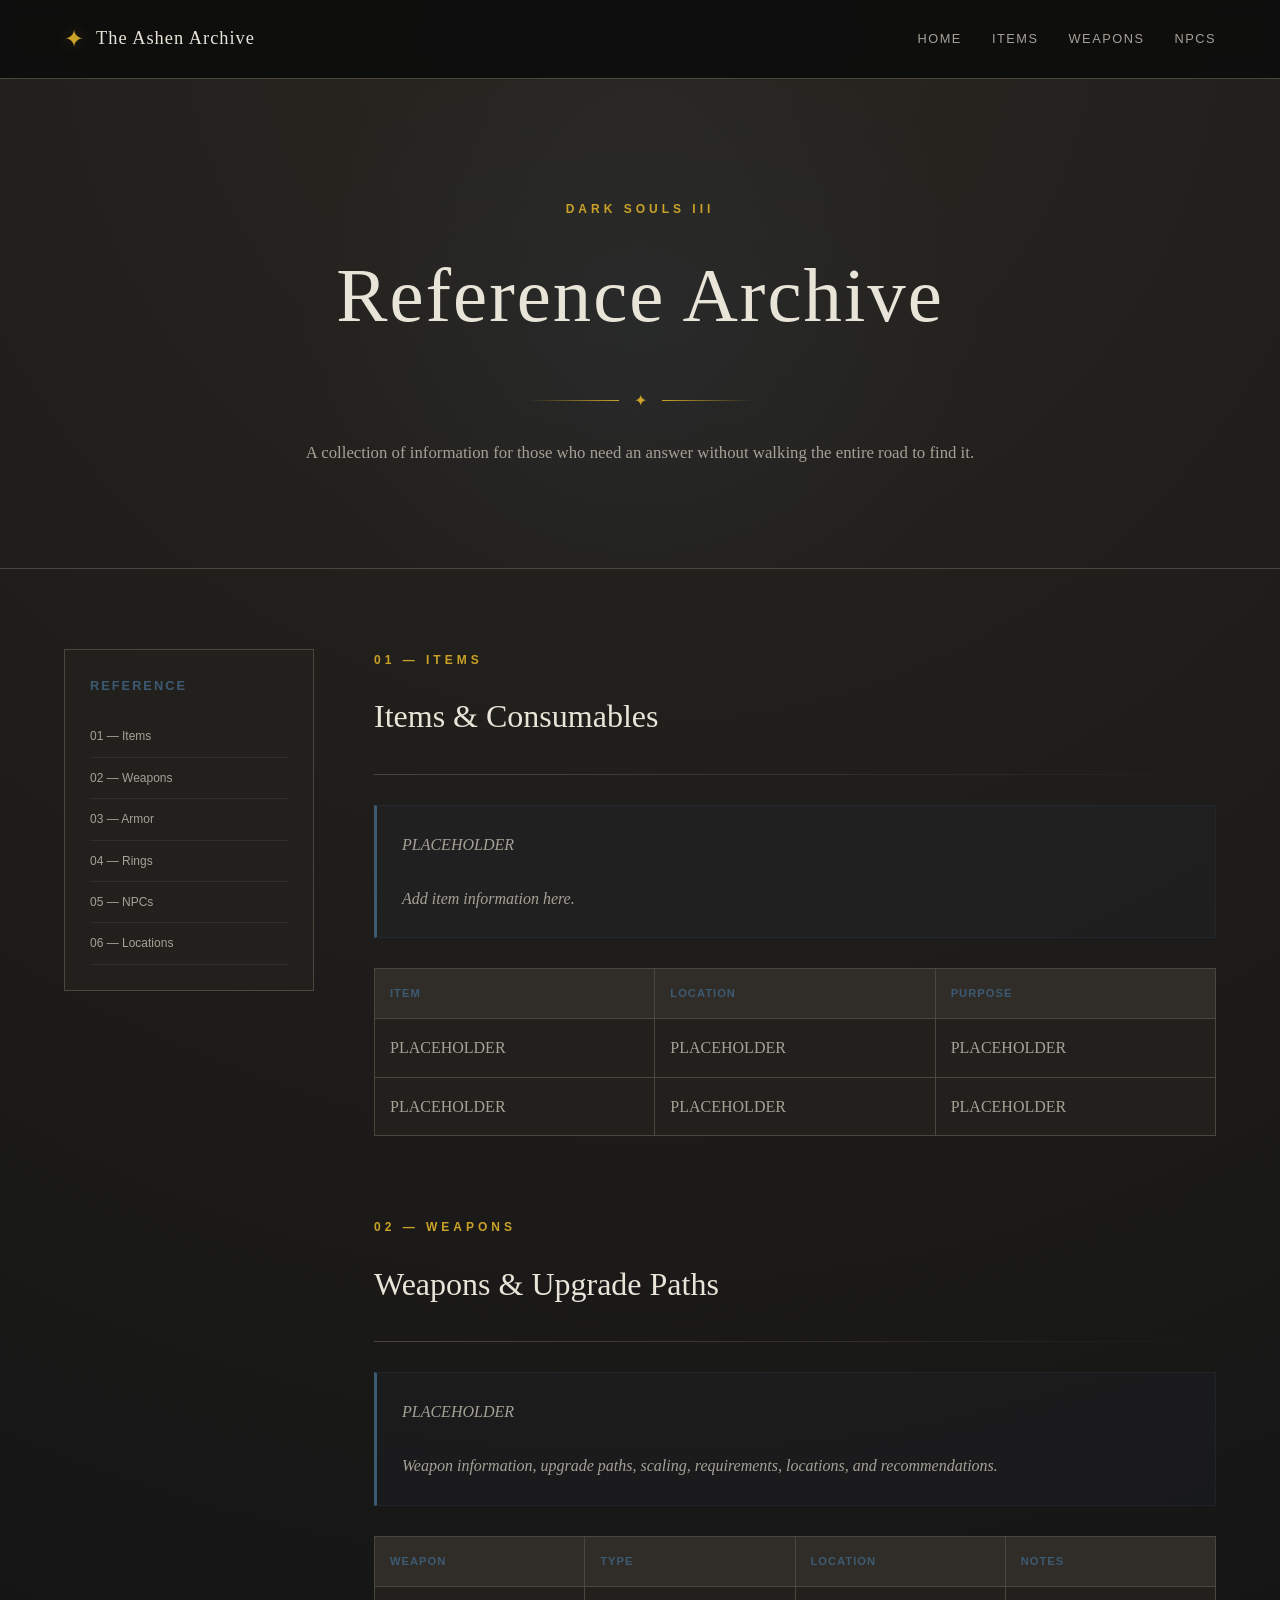
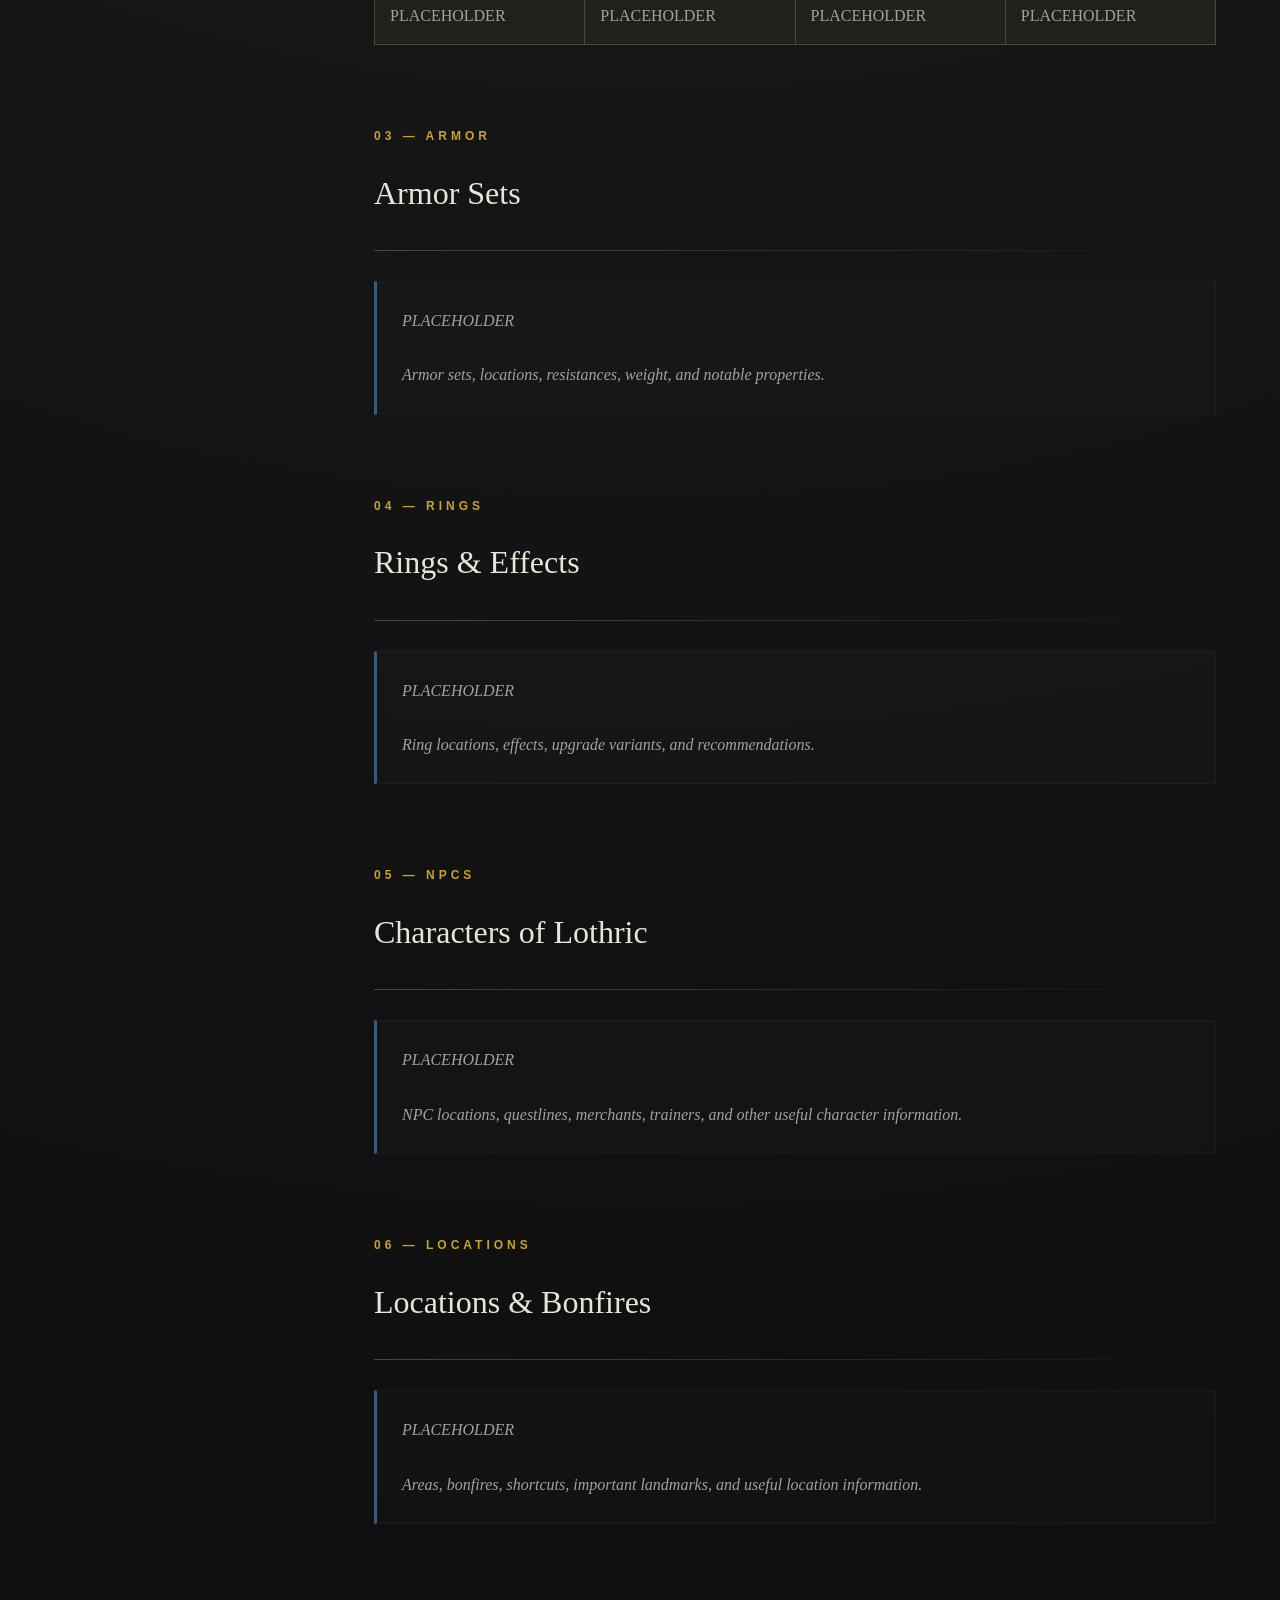
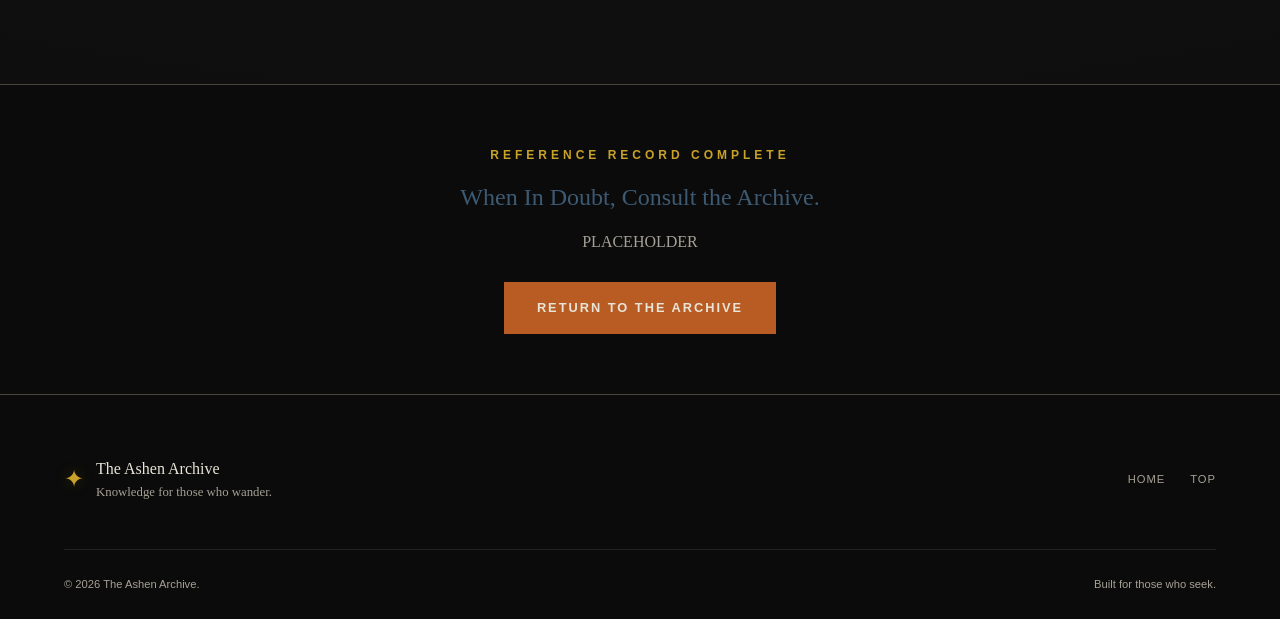
<file: guides/Reference.html>
<!DOCTYPE html>
<html lang="en">

<head>

    <meta charset="UTF-8">

    <meta name="viewport"
          content="width=device-width, initial-scale=1.0">

    <meta name="description"
          content="Dark Souls III Reference Guide - The Ashen Archive">

    <title>Reference | Dark Souls III | The Ashen Archive</title>

    <link rel="stylesheet" href="../css/style.css">

    <style>

        .guide-hero {

            padding: 120px 20px 100px;

            text-align: center;

            background:
                radial-gradient(
                    circle at center,
                    rgba(61, 90, 115, 0.13),
                    transparent 50%
                );

            border-bottom:
                1px solid var(--border);

        }

        .guide-hero h1 {

            color: var(--white);

            font-size:
                clamp(2.8rem, 6vw, 5rem);

            font-weight: normal;

            letter-spacing: 2px;

            margin-bottom: 15px;

        }

        .guide-subtitle {

            max-width: 700px;

            margin: 0 auto;

            color: var(--text-muted);

            font-size: 1.05rem;

        }

        .guide-layout {

            width: min(1200px, 90%);

            margin: 0 auto;

            padding: 80px 0;

            display: grid;

            grid-template-columns:
                250px 1fr;

            gap: 60px;

            align-items: start;

        }

        .guide-sidebar {

            position: sticky;

            top: 105px;

            background: var(--surface);

            border:
                1px solid var(--border);

            padding: 25px;

        }

        .guide-sidebar h3 {

            color: var(--blue);

            font-size: 0.8rem;

            font-family:
                Arial,
                Helvetica,
                sans-serif;

            letter-spacing: 2px;

            text-transform: uppercase;

            margin-bottom: 20px;

        }

        .guide-sidebar a {

            display: block;

            padding: 10px 0;

            color: var(--text-muted);

            border-bottom:
                1px solid rgba(90, 88, 84, 0.25);

            font-family:
                Arial,
                Helvetica,
                sans-serif;

            font-size: 0.75rem;

            transition:
                color 0.3s ease;

        }

        .guide-sidebar a:hover {

            color: var(--blue);

        }

        .guide-section {

            margin-bottom: 80px;

            scroll-margin-top: 110px;

        }

        .guide-section h2 {

            color: var(--white);

            font-size: 2rem;

            font-weight: normal;

            margin-bottom: 15px;

        }

        .guide-section h3 {

            color: var(--blue);

            font-size: 1.35rem;

            font-weight: normal;

            margin-top: 35px;

            margin-bottom: 12px;

        }

        .guide-section p {

            margin-bottom: 18px;

            line-height: 1.9;

        }

        .guide-divider {

            width: 100%;

            height: 1px;

            margin: 30px 0;

            background:
                linear-gradient(
                    to right,
                    var(--border),
                    transparent
                );

        }

        .placeholder {

            padding: 25px;

            margin: 25px 0;

            background:
                rgba(61, 90, 115, 0.05);

            border-left:
                3px solid var(--blue);

            border-top:
                1px solid rgba(61, 90, 115, 0.15);

            border-right:
                1px solid rgba(61, 90, 115, 0.15);

            border-bottom:
                1px solid rgba(61, 90, 115, 0.15);

            color: var(--text-muted);

            font-style: italic;

        }

        .guide-table-wrapper {

            overflow-x: auto;

            margin: 30px 0;

        }

        .guide-table {

            width: 100%;

            border-collapse: collapse;

            background: var(--surface);

        }

        .guide-table th {

            padding: 15px;

            text-align: left;

            background: var(--surface-light);

            color: var(--blue);

            border:
                1px solid var(--border);

            font-family:
                Arial,
                Helvetica,
                sans-serif;

            font-size: 0.7rem;

            letter-spacing: 1px;

            text-transform: uppercase;

        }

        .guide-table td {

            padding: 15px;

            color: var(--text-muted);

            border:
                1px solid var(--border);

        }

        .guide-end {

            padding: 60px 20px;

            text-align: center;

            border-top:
                1px solid var(--border);

            background: #0B0B0B;

        }

        .guide-end h2 {

            color: var(--blue);

            font-weight: normal;

            margin-bottom: 10px;

        }

        @media (max-width: 850px) {

            .guide-layout {

                grid-template-columns: 1fr;

                gap: 40px;

            }

            .guide-sidebar {

                position: static;

            }

            .guide-sidebar nav {

                display: grid;

                grid-template-columns:
                    repeat(2, 1fr);

                gap: 0 20px;

            }

        }

        @media (max-width: 500px) {

            .guide-sidebar nav {

                grid-template-columns: 1fr;

            }

            .guide-layout {

                width: 92%;

            }

        }

    </style>

</head>


<body>


    <header class="site-header">

        <div class="header-inner">

            <a href="../index.html" class="site-logo">

                <span class="logo-mark">
                    ✦
                </span>

                <span class="logo-text">
                    The Ashen Archive
                </span>

            </a>


            <nav class="main-nav">

                <a href="../index.html">
                    Home
                </a>

                <a href="#items">
                    Items
                </a>

                <a href="#weapons">
                    Weapons
                </a>

                <a href="#npcs">
                    NPCs
                </a>

            </nav>

        </div>

    </header>



    <section class="guide-hero">

        <p class="eyebrow">
            DARK SOULS III
        </p>

        <h1>
            Reference Archive
        </h1>

        <div class="ornament">

            <span></span>
            ✦
            <span></span>

        </div>

        <p class="guide-subtitle">

            A collection of information for those
            who need an answer without walking
            the entire road to find it.

        </p>

    </section>



    <div class="guide-layout">


        <aside class="guide-sidebar">

            <h3>
                Reference
            </h3>

            <nav>

                <a href="#items">
                    01 — Items
                </a>

                <a href="#weapons">
                    02 — Weapons
                </a>

                <a href="#armor">
                    03 — Armor
                </a>

                <a href="#rings">
                    04 — Rings
                </a>

                <a href="#npcs">
                    05 — NPCs
                </a>

                <a href="#locations">
                    06 — Locations
                </a>

            </nav>

        </aside>



        <main class="guide-content">


            <!-- ITEMS -->

            <section id="items" class="guide-section">

                <p class="eyebrow">
                    01 — ITEMS
                </p>

                <h2>
                    Items & Consumables
                </h2>

                <div class="guide-divider"></div>

                <div class="placeholder">

                    PLACEHOLDER

                    <br><br>

                    Add item information here.

                </div>


                <div class="guide-table-wrapper">

                    <table class="guide-table">

                        <thead>

                            <tr>

                                <th>
                                    Item
                                </th>

                                <th>
                                    Location
                                </th>

                                <th>
                                    Purpose
                                </th>

                            </tr>

                        </thead>

                        <tbody>

                            <tr>

                                <td>
                                    PLACEHOLDER
                                </td>

                                <td>
                                    PLACEHOLDER
                                </td>

                                <td>
                                    PLACEHOLDER
                                </td>

                            </tr>

                            <tr>

                                <td>
                                    PLACEHOLDER
                                </td>

                                <td>
                                    PLACEHOLDER
                                </td>

                                <td>
                                    PLACEHOLDER
                                </td>

                            </tr>

                        </tbody>

                    </table>

                </div>

            </section>



            <!-- WEAPONS -->

            <section id="weapons" class="guide-section">

                <p class="eyebrow">
                    02 — WEAPONS
                </p>

                <h2>
                    Weapons & Upgrade Paths
                </h2>

                <div class="guide-divider"></div>

                <div class="placeholder">

                    PLACEHOLDER

                    <br><br>

                    Weapon information,
                    upgrade paths, scaling,
                    requirements, locations,
                    and recommendations.

                </div>


                <div class="guide-table-wrapper">

                    <table class="guide-table">

                        <thead>

                            <tr>

                                <th>
                                    Weapon
                                </th>

                                <th>
                                    Type
                                </th>

                                <th>
                                    Location
                                </th>

                                <th>
                                    Notes
                                </th>

                            </tr>

                        </thead>

                        <tbody>

                            <tr>

                                <td>
                                    PLACEHOLDER
                                </td>

                                <td>
                                    PLACEHOLDER
                                </td>

                                <td>
                                    PLACEHOLDER
                                </td>

                                <td>
                                    PLACEHOLDER
                                </td>

                            </tr>

                        </tbody>

                    </table>

                </div>

            </section>



            <!-- ARMOR -->

            <section id="armor" class="guide-section">

                <p class="eyebrow">
                    03 — ARMOR
                </p>

                <h2>
                    Armor Sets
                </h2>

                <div class="guide-divider"></div>

                <div class="placeholder">

                    PLACEHOLDER

                    <br><br>

                    Armor sets, locations,
                    resistances, weight,
                    and notable properties.

                </div>

            </section>



            <!-- RINGS -->

            <section id="rings" class="guide-section">

                <p class="eyebrow">
                    04 — RINGS
                </p>

                <h2>
                    Rings & Effects
                </h2>

                <div class="guide-divider"></div>

                <div class="placeholder">

                    PLACEHOLDER

                    <br><br>

                    Ring locations, effects,
                    upgrade variants, and recommendations.

                </div>

            </section>



            <!-- NPCS -->

            <section id="npcs" class="guide-section">

                <p class="eyebrow">
                    05 — NPCS
                </p>

                <h2>
                    Characters of Lothric
                </h2>

                <div class="guide-divider"></div>

                <div class="placeholder">

                    PLACEHOLDER

                    <br><br>

                    NPC locations, questlines,
                    merchants, trainers, and other
                    useful character information.

                </div>

            </section>



            <!-- LOCATIONS -->

            <section id="locations" class="guide-section">

                <p class="eyebrow">
                    06 — LOCATIONS
                </p>

                <h2>
                    Locations & Bonfires
                </h2>

                <div class="guide-divider"></div>

                <div class="placeholder">

                    PLACEHOLDER

                    <br><br>

                    Areas, bonfires, shortcuts,
                    important landmarks, and
                    useful location information.

                </div>

            </section>


        </main>

    </div>



    <section class="guide-end">

        <p class="eyebrow">
            REFERENCE RECORD COMPLETE
        </p>

        <h2>
            When In Doubt, Consult the Archive.
        </h2>

        <p>
            PLACEHOLDER
        </p>

        <br>

        <a href="../index.html" class="primary-button">
            Return to the Archive
        </a>

    </section>



    <footer class="site-footer">

        <div class="footer-inner">

            <div class="footer-brand">

                <span class="logo-mark">
                    ✦
                </span>

                <div>

                    <h3>
                        The Ashen Archive
                    </h3>

                    <p>
                        Knowledge for those who wander.
                    </p>

                </div>

            </div>


            <div class="footer-links">

                <a href="../index.html">
                    Home
                </a>

                <a href="#items">
                    Top
                </a>

            </div>

        </div>


        <div class="footer-bottom">

            <p>
                © 2026 The Ashen Archive.
            </p>

            <p>
                Built for those who seek.
            </p>

        </div>

    </footer>


</body>

</html>
</file>
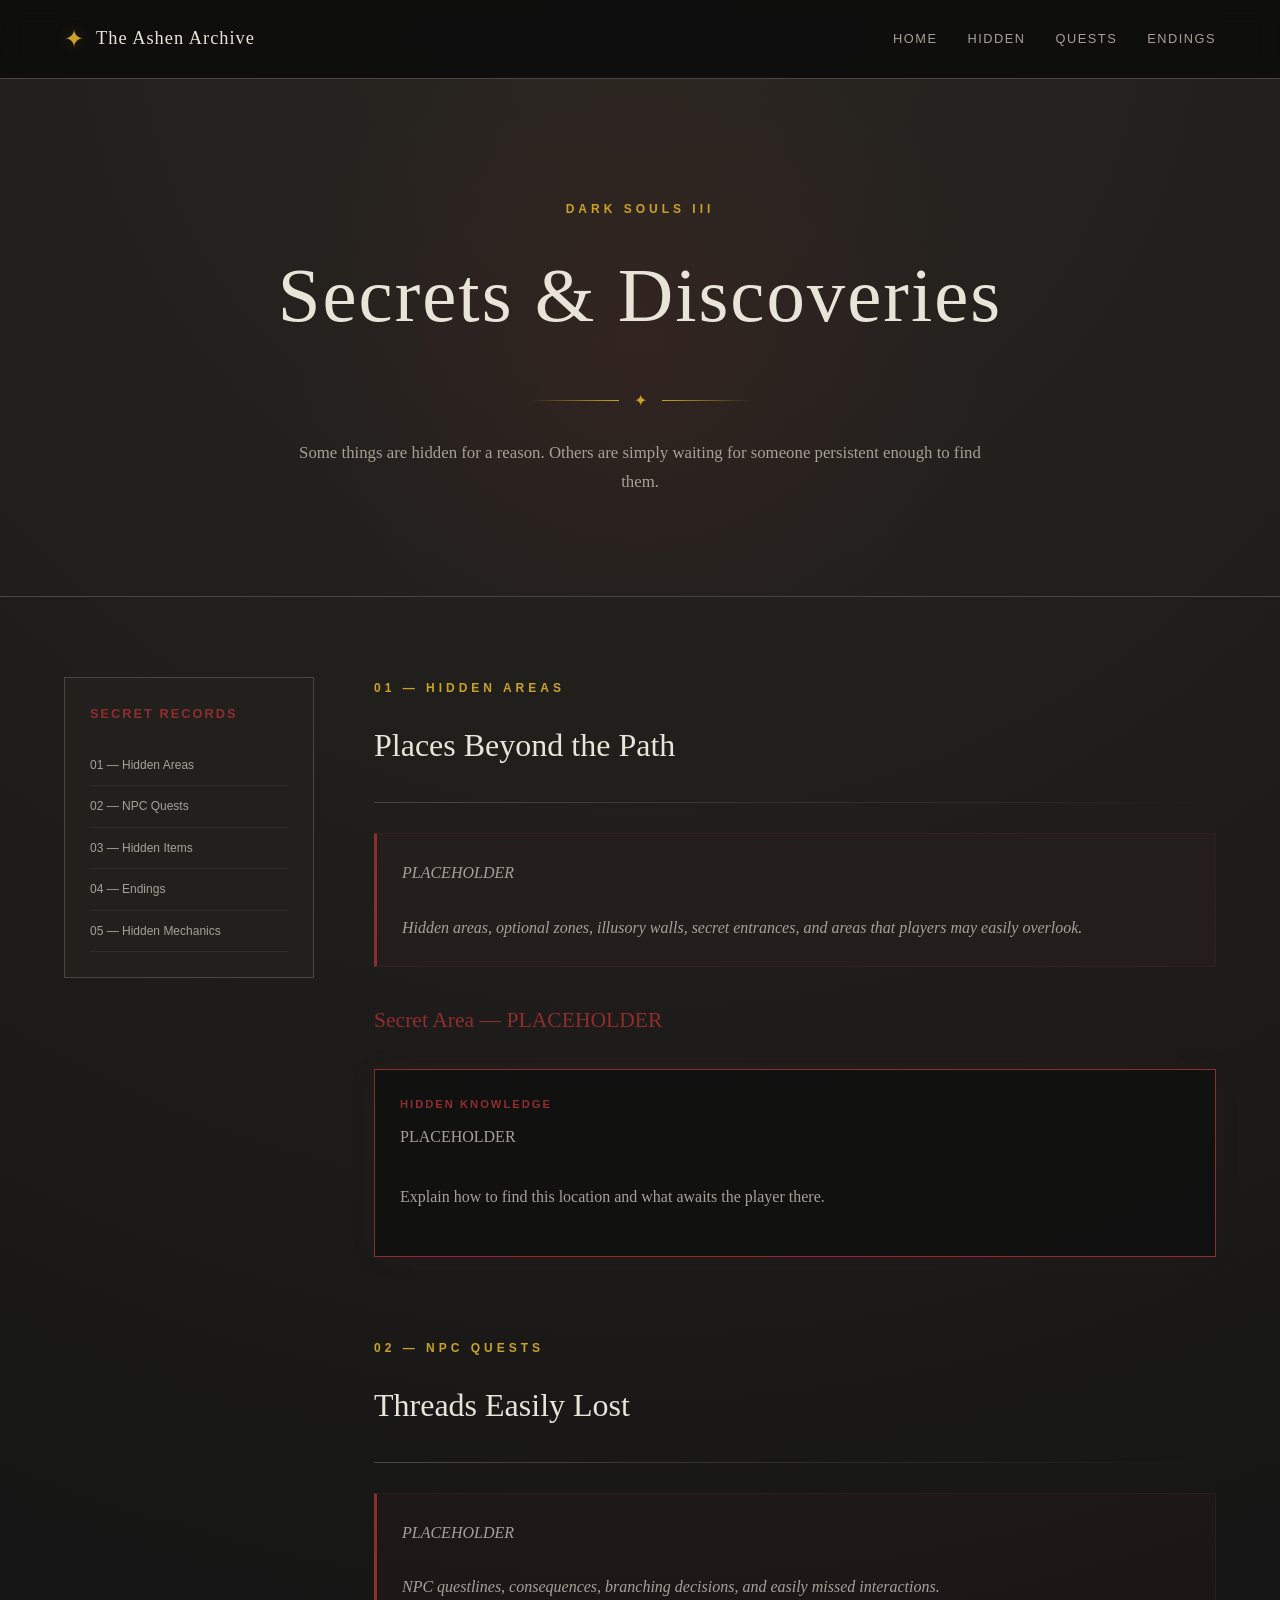
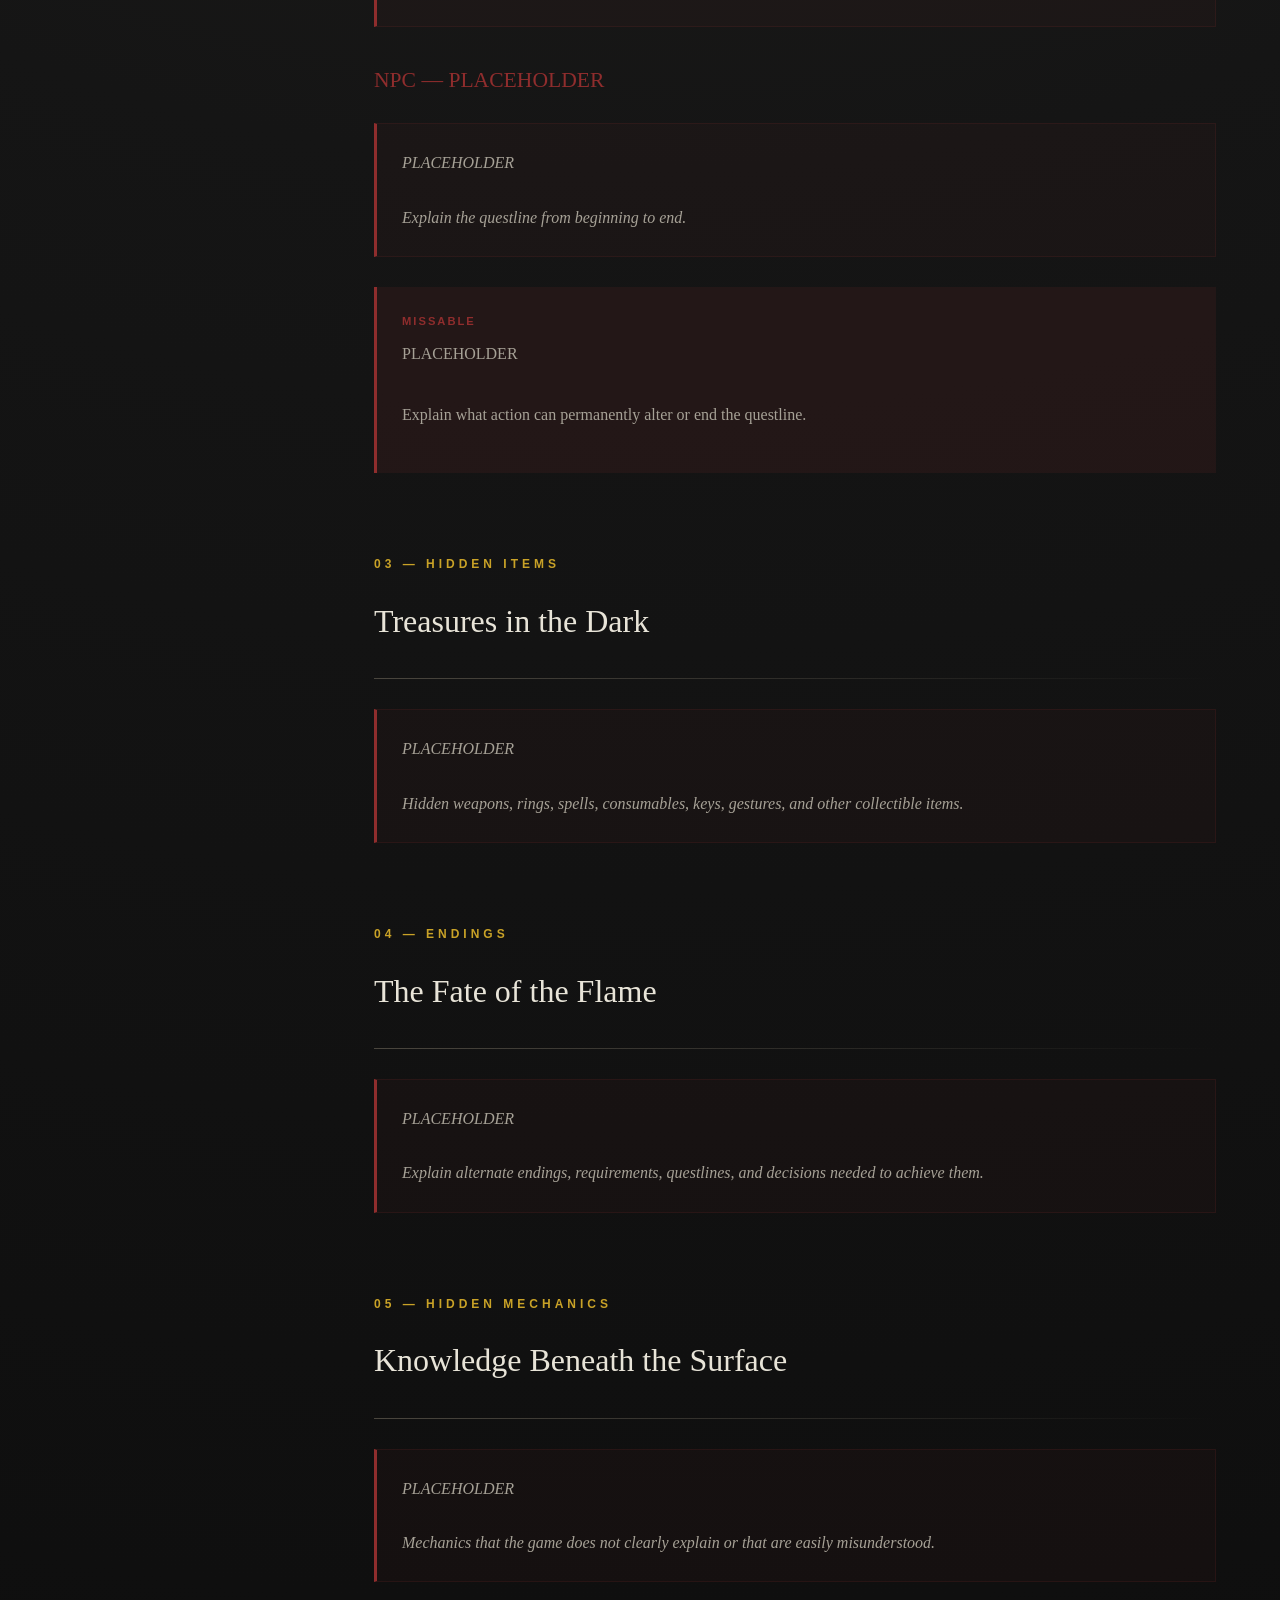
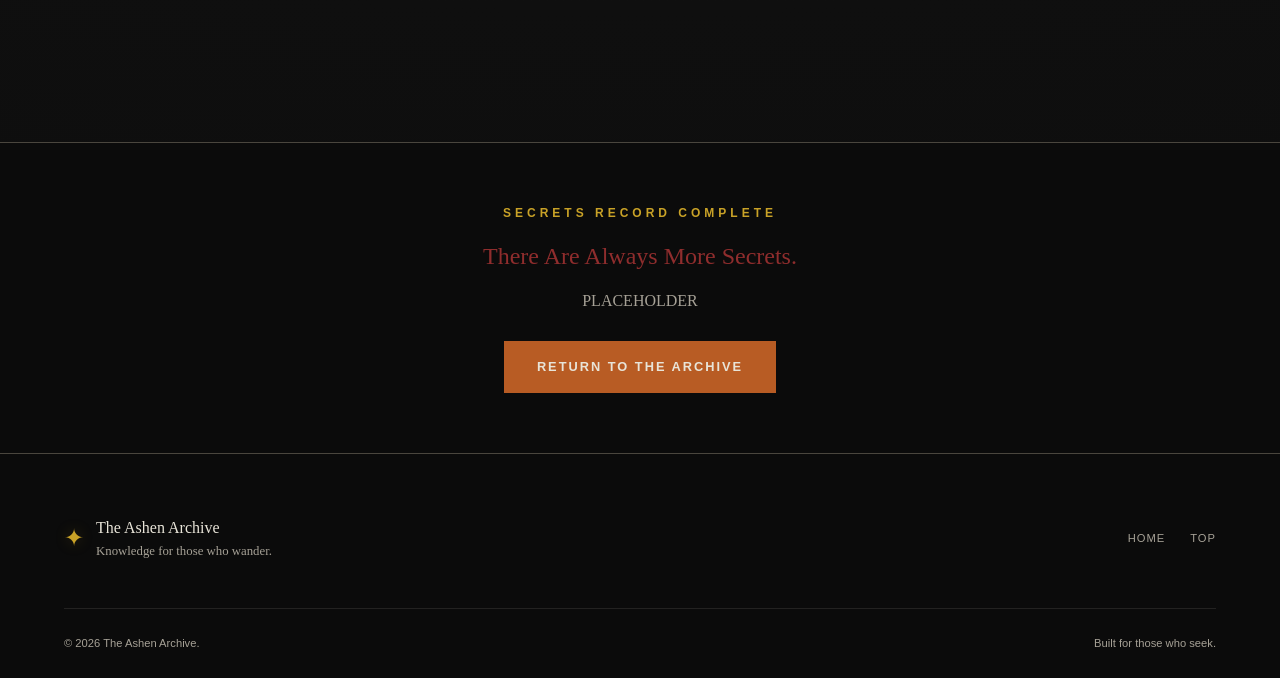
<file: guides/Secrets.html>
<!DOCTYPE html>
<html lang="en">

<head>

    <meta charset="UTF-8">

    <meta name="viewport" content="width=device-width, initial-scale=1.0">

    <meta name="description"
          content="Dark Souls III Secrets Guide - The Ashen Archive">

    <title>Secrets | Dark Souls III | The Ashen Archive</title>

    <link rel="stylesheet" href="../css/style.css">

    <style>

        .guide-hero {
            padding: 120px 20px 100px;
            text-align: center;

            background:
                radial-gradient(
                    circle at center,
                    rgba(143, 45, 45, 0.12),
                    transparent 50%
                );

            border-bottom: 1px solid var(--border);
        }

        .guide-hero h1 {
            color: var(--white);
            font-size: clamp(2.8rem, 6vw, 5rem);
            font-weight: normal;
            letter-spacing: 2px;
            margin-bottom: 15px;
        }

        .guide-subtitle {
            max-width: 700px;
            margin: 0 auto;
            color: var(--text-muted);
            font-size: 1.05rem;
        }

        .guide-layout {
            width: min(1200px, 90%);
            margin: 0 auto;
            padding: 80px 0;

            display: grid;
            grid-template-columns: 250px 1fr;
            gap: 60px;
            align-items: start;
        }

        .guide-sidebar {
            position: sticky;
            top: 105px;

            background: var(--surface);
            border: 1px solid var(--border);

            padding: 25px;
        }

        .guide-sidebar h3 {
            color: var(--red);

            font-size: 0.8rem;

            font-family:
                Arial,
                Helvetica,
                sans-serif;

            letter-spacing: 2px;
            text-transform: uppercase;

            margin-bottom: 20px;
        }

        .guide-sidebar a {
            display: block;
            padding: 10px 0;

            color: var(--text-muted);

            border-bottom:
                1px solid rgba(90, 88, 84, 0.25);

            font-family:
                Arial,
                Helvetica,
                sans-serif;

            font-size: 0.75rem;

            transition: color 0.3s ease;
        }

        .guide-sidebar a:hover {
            color: var(--red);
        }

        .guide-section {
            margin-bottom: 80px;
            scroll-margin-top: 110px;
        }

        .guide-section h2 {
            color: var(--white);
            font-size: 2rem;
            font-weight: normal;
            margin-bottom: 15px;
        }

        .guide-section h3 {
            color: var(--red);
            font-size: 1.35rem;
            font-weight: normal;

            margin-top: 35px;
            margin-bottom: 12px;
        }

        .guide-section p {
            margin-bottom: 18px;
            line-height: 1.9;
        }

        .guide-divider {
            width: 100%;
            height: 1px;
            margin: 30px 0;

            background:
                linear-gradient(
                    to right,
                    var(--border),
                    transparent
                );
        }

        .placeholder {
            padding: 25px;
            margin: 25px 0;

            background:
                rgba(143, 45, 45, 0.05);

            border-left:
                3px solid var(--red);

            border-top:
                1px solid rgba(143, 45, 45, 0.15);

            border-right:
                1px solid rgba(143, 45, 45, 0.15);

            border-bottom:
                1px solid rgba(143, 45, 45, 0.15);

            color: var(--text-muted);

            font-style: italic;
        }

        .secret-box {
            padding: 25px;
            margin: 30px 0;

            background:
                rgba(13, 13, 13, 0.7);

            border:
                1px solid var(--red);

            box-shadow:
                0 0 25px rgba(143, 45, 45, 0.08);
        }

        .secret-box strong {
            display: block;

            color: var(--red);

            font-family:
                Arial,
                Helvetica,
                sans-serif;

            font-size: 0.7rem;

            letter-spacing: 2px;

            text-transform: uppercase;

            margin-bottom: 8px;
        }

        .warning-box {
            padding: 25px;
            margin: 30px 0;

            background:
                rgba(143, 45, 45, 0.12);

            border-left:
                3px solid var(--red);
        }

        .warning-box strong {
            display: block;
            color: var(--red);

            font-family:
                Arial,
                Helvetica,
                sans-serif;

            font-size: 0.7rem;
            letter-spacing: 2px;
            text-transform: uppercase;

            margin-bottom: 8px;
        }

        .guide-end {
            padding: 60px 20px;

            text-align: center;

            border-top:
                1px solid var(--border);

            background: #0B0B0B;
        }

        .guide-end h2 {
            color: var(--red);
            font-weight: normal;
            margin-bottom: 10px;
        }

        @media (max-width: 850px) {

            .guide-layout {
                grid-template-columns: 1fr;
                gap: 40px;
            }

            .guide-sidebar {
                position: static;
            }

            .guide-sidebar nav {
                display: grid;
                grid-template-columns: repeat(2, 1fr);
                gap: 0 20px;
            }

        }

        @media (max-width: 500px) {

            .guide-sidebar nav {
                grid-template-columns: 1fr;
            }

            .guide-layout {
                width: 92%;
            }

        }

    </style>

</head>


<body>


    <header class="site-header">

        <div class="header-inner">

            <a href="../index.html" class="site-logo">

                <span class="logo-mark">✦</span>

                <span class="logo-text">
                    The Ashen Archive
                </span>

            </a>


            <nav class="main-nav">

                <a href="../index.html">
                    Home
                </a>

                <a href="#hidden">
                    Hidden
                </a>

                <a href="#quests">
                    Quests
                </a>

                <a href="#endings">
                    Endings
                </a>

            </nav>

        </div>

    </header>



    <section class="guide-hero">

        <p class="eyebrow">
            DARK SOULS III
        </p>

        <h1>
            Secrets & Discoveries
        </h1>

        <div class="ornament">

            <span></span>
            ✦
            <span></span>

        </div>

        <p class="guide-subtitle">

            Some things are hidden for a reason.
            Others are simply waiting for someone
            persistent enough to find them.

        </p>

    </section>



    <div class="guide-layout">


        <aside class="guide-sidebar">

            <h3>
                Secret Records
            </h3>

            <nav>

                <a href="#hidden">
                    01 — Hidden Areas
                </a>

                <a href="#quests">
                    02 — NPC Quests
                </a>

                <a href="#items">
                    03 — Hidden Items
                </a>

                <a href="#endings">
                    04 — Endings
                </a>

                <a href="#mechanics">
                    05 — Hidden Mechanics
                </a>

            </nav>

        </aside>



        <main class="guide-content">


            <section id="hidden" class="guide-section">

                <p class="eyebrow">
                    01 — HIDDEN AREAS
                </p>

                <h2>
                    Places Beyond the Path
                </h2>

                <div class="guide-divider"></div>

                <div class="placeholder">

                    PLACEHOLDER

                    <br><br>

                    Hidden areas, optional zones,
                    illusory walls, secret entrances,
                    and areas that players may easily
                    overlook.

                </div>


                <h3>
                    Secret Area — PLACEHOLDER
                </h3>

                <div class="secret-box">

                    <strong>
                        Hidden Knowledge
                    </strong>

                    <p>

                        PLACEHOLDER

                        <br><br>

                        Explain how to find this location
                        and what awaits the player there.

                    </p>

                </div>

            </section>



            <section id="quests" class="guide-section">

                <p class="eyebrow">
                    02 — NPC QUESTS
                </p>

                <h2>
                    Threads Easily Lost
                </h2>

                <div class="guide-divider"></div>

                <div class="placeholder">

                    PLACEHOLDER

                    <br><br>

                    NPC questlines, consequences,
                    branching decisions, and easily
                    missed interactions.

                </div>


                <h3>
                    NPC — PLACEHOLDER
                </h3>

                <div class="placeholder">

                    PLACEHOLDER

                    <br><br>

                    Explain the questline from beginning
                    to end.

                </div>


                <div class="warning-box">

                    <strong>
                        Missable
                    </strong>

                    <p>

                        PLACEHOLDER

                        <br><br>

                        Explain what action can permanently
                        alter or end the questline.

                    </p>

                </div>

            </section>



            <section id="items" class="guide-section">

                <p class="eyebrow">
                    03 — HIDDEN ITEMS
                </p>

                <h2>
                    Treasures in the Dark
                </h2>

                <div class="guide-divider"></div>

                <div class="placeholder">

                    PLACEHOLDER

                    <br><br>

                    Hidden weapons, rings, spells,
                    consumables, keys, gestures,
                    and other collectible items.

                </div>

            </section>



            <section id="endings" class="guide-section">

                <p class="eyebrow">
                    04 — ENDINGS
                </p>

                <h2>
                    The Fate of the Flame
                </h2>

                <div class="guide-divider"></div>

                <div class="placeholder">

                    PLACEHOLDER

                    <br><br>

                    Explain alternate endings,
                    requirements, questlines, and
                    decisions needed to achieve them.

                </div>

            </section>



            <section id="mechanics" class="guide-section">

                <p class="eyebrow">
                    05 — HIDDEN MECHANICS
                </p>

                <h2>
                    Knowledge Beneath the Surface
                </h2>

                <div class="guide-divider"></div>

                <div class="placeholder">

                    PLACEHOLDER

                    <br><br>

                    Mechanics that the game does not
                    clearly explain or that are easily
                    misunderstood.

                </div>

            </section>


        </main>

    </div>



    <section class="guide-end">

        <p class="eyebrow">
            SECRETS RECORD COMPLETE
        </p>

        <h2>
            There Are Always More Secrets.
        </h2>

        <p>
            PLACEHOLDER
        </p>

        <br>

        <a href="../index.html" class="primary-button">
            Return to the Archive
        </a>

    </section>



    <footer class="site-footer">

        <div class="footer-inner">

            <div class="footer-brand">

                <span class="logo-mark">
                    ✦
                </span>

                <div>

                    <h3>
                        The Ashen Archive
                    </h3>

                    <p>
                        Knowledge for those who wander.
                    </p>

                </div>

            </div>


            <div class="footer-links">

                <a href="../index.html">
                    Home
                </a>

                <a href="#hidden">
                    Top
                </a>

            </div>

        </div>


        <div class="footer-bottom">

            <p>
                © 2026 The Ashen Archive.
            </p>

            <p>
                Built for those who seek.
            </p>

        </div>

    </footer>


</body>

</html>
</file>
<file: css/style.css>
/* =========================================================
   THE ASHEN ARCHIVE
   Dark Fantasy / Dark Souls Inspired Theme
========================================================= */


/* =========================================================
   COLOR PALETTE
========================================================= */

:root {

    --yellow: #C9A227;
    --orange: #B85C24;

    --black: #0D0D0D;
    --white: #E8E4D8;

    --red: #8F2D2D;
    --blue: #3D5A73;
    --grey: #5A5854;

    --background: #151515;
    --surface: #22201D;
    --surface-light: #302D28;

    --border: #4A463E;

    --text: #E8E4D8;
    --text-muted: #A6A196;

    --ember-glow: rgba(184, 92, 36, 0.35);
    --gold-glow: rgba(201, 162, 39, 0.25);

    --shadow: rgba(0, 0, 0, 0.75);

}


/* =========================================================
   RESET
========================================================= */

* {
    margin: 0;
    padding: 0;
    box-sizing: border-box;
}


html {
    scroll-behavior: smooth;
}


body {

    background:
        radial-gradient(
            circle at top,
            #292621 0%,
            var(--background) 45%,
            #0C0C0C 100%
        );

    color: var(--text);

    font-family:
        Georgia,
        "Times New Roman",
        serif;

    line-height: 1.7;

    min-height: 100vh;

}


/* =========================================================
   GENERAL ELEMENTS
========================================================= */

a {
    color: inherit;
    text-decoration: none;
}


p {
    color: var(--text-muted);
}


.section {

    width: min(1200px, 90%);

    margin: 0 auto;

    padding: 110px 0;

}


.eyebrow {

    color: var(--yellow);

    font-family:
        Arial,
        Helvetica,
        sans-serif;

    font-size: 0.75rem;

    font-weight: bold;

    letter-spacing: 4px;

    text-transform: uppercase;

    margin-bottom: 12px;

}


/* =========================================================
   HEADER
========================================================= */

.site-header {

    position: sticky;

    top: 0;

    z-index: 1000;

    background:
        rgba(13, 13, 13, 0.94);

    border-bottom:
        1px solid var(--border);

    backdrop-filter:
        blur(10px);

}


.header-inner {

    width: min(1200px, 90%);

    margin: 0 auto;

    min-height: 78px;

    display: flex;

    align-items: center;

    justify-content: space-between;

    gap: 30px;

}


.site-logo {

    display: flex;

    align-items: center;

    gap: 12px;

}


.logo-mark {

    color: var(--yellow);

    font-size: 1.5rem;

    text-shadow:
        0 0 15px var(--gold-glow);

}


.logo-text {

    color: var(--white);

    font-family:
        Georgia,
        "Times New Roman",
        serif;

    font-size: 1.15rem;

    letter-spacing: 1px;

}


/* Navigation */

.main-nav {

    display: flex;

    align-items: center;

    gap: 30px;

}


.main-nav a {

    color: var(--text-muted);

    font-family:
        Arial,
        Helvetica,
        sans-serif;

    font-size: 0.8rem;

    letter-spacing: 1.5px;

    text-transform: uppercase;

    transition:
        color 0.3s ease,
        text-shadow 0.3s ease;

}


.main-nav a:hover {

    color: var(--yellow);

    text-shadow:
        0 0 12px var(--gold-glow);

}


/* =========================================================
   HERO
========================================================= */

.hero {

    min-height: 720px;

    display: flex;

    align-items: center;

    justify-content: center;

    text-align: center;

    position: relative;

    overflow: hidden;

    background:

        radial-gradient(
            circle at center,
            rgba(184, 92, 36, 0.10),
            transparent 40%
        ),

        linear-gradient(
            180deg,
            #171614,
            #0D0D0D
        );

}


/* Atmospheric glow */

.hero::before {

    content: "";

    position: absolute;

    width: 500px;

    height: 500px;

    border-radius: 50%;

    background:
        radial-gradient(
            circle,
            rgba(201, 162, 39, 0.08),
            transparent 65%
        );

    filter: blur(20px);

}


.hero-content {

    position: relative;

    z-index: 2;

    width: min(800px, 90%);

}


.hero h1 {

    color: var(--white);

    font-size:
        clamp(3rem, 7vw, 6rem);

    font-weight: normal;

    letter-spacing: 3px;

    line-height: 1.1;

    text-shadow:
        0 4px 20px rgba(0, 0, 0, 0.9);

}


.hero-text {

    max-width: 680px;

    margin: 25px auto 35px;

    font-size: 1.1rem;

    line-height: 1.9;

}


.ornament {

    display: flex;

    align-items: center;

    justify-content: center;

    gap: 15px;

    margin: 25px 0;

    color: var(--yellow);

}


.ornament span {

    display: block;

    width: 90px;

    height: 1px;

    background:
        linear-gradient(
            to right,
            transparent,
            var(--yellow)
        );

}


.ornament span:last-child {

    background:
        linear-gradient(
            to left,
            transparent,
            var(--yellow)
        );

}


/* =========================================================
   BUTTON
========================================================= */

.primary-button {

    display: inline-block;

    padding: 14px 32px;

    background: var(--orange);

    border: 1px solid var(--orange);

    color: var(--white);

    font-family:
        Arial,
        Helvetica,
        sans-serif;

    font-size: 0.8rem;

    font-weight: bold;

    letter-spacing: 2px;

    text-transform: uppercase;

    transition:
        background 0.3s ease,
        border-color 0.3s ease,
        box-shadow 0.3s ease,
        transform 0.3s ease;

}


.primary-button:hover {

    background: var(--yellow);

    border-color: var(--yellow);

    color: var(--black);

    box-shadow:
        0 0 25px var(--ember-glow);

    transform: translateY(-2px);

}


/* =========================================================
   SECTION HEADINGS
========================================================= */

.section-heading {

    text-align: center;

    margin-bottom: 55px;

}


.section-heading h2 {

    color: var(--white);

    font-size:
        clamp(2rem, 4vw, 3rem);

    font-weight: normal;

    letter-spacing: 1px;

}


.heading-line {

    width: 90px;

    height: 1px;

    margin: 20px auto;

    background:
        linear-gradient(
            to right,
            transparent,
            var(--yellow),
            transparent
        );

}


.section-description {

    max-width: 600px;

    margin: 0 auto;

}


/* =========================================================
   INTRO
========================================================= */

.intro {

    text-align: center;

}


.intro-text {

    width: min(750px, 100%);

    margin: 0 auto;

    font-size: 1.1rem;

    line-height: 2;

}


/* =========================================================
   GUIDE GRID
========================================================= */

.guides {

    border-top:
        1px solid rgba(90, 88, 84, 0.3);

}


.guide-grid {

    display: grid;

    grid-template-columns:
        repeat(2, 1fr);

    gap: 25px;

}


/* =========================================================
   GUIDE CARDS
========================================================= */

.guide-card {

    display: flex;

    gap: 25px;

    padding: 35px;

    background:

        linear-gradient(
            135deg,
            var(--surface-light),
            var(--surface)
        );

    border:
        1px solid var(--border);

    position: relative;

    overflow: hidden;

    transition:
        transform 0.3s ease,
        border-color 0.3s ease,
        box-shadow 0.3s ease;

}


.guide-card::before {

    content: "";

    position: absolute;

    top: 0;

    left: 0;

    width: 3px;

    height: 100%;

    background: var(--yellow);

    opacity: 0;

    transition: opacity 0.3s ease;

}


.guide-card:hover {

    transform: translateY(-5px);

    border-color: var(--grey);

    box-shadow:
        0 15px 35px var(--shadow);

}


.guide-card:hover::before {

    opacity: 1;

}


/* =========================================================
   CARD ICONS
========================================================= */

.card-icon {

    min-width: 55px;

    height: 55px;

    display: flex;

    align-items: center;

    justify-content: center;

    border:
        1px solid var(--border);

    background:
        rgba(13, 13, 13, 0.5);

    font-size: 1.4rem;

}


.card-icon.gold {
    color: var(--yellow);
}


.card-icon.orange {
    color: var(--orange);
}


.card-icon.red {
    color: var(--red);
}


.card-icon.blue {
    color: var(--blue);
}


/* =========================================================
   CARD CONTENT
========================================================= */

.card-category {

    color: var(--yellow);

    font-family:
        Arial,
        Helvetica,
        sans-serif;

    font-size: 0.65rem;

    font-weight: bold;

    letter-spacing: 2px;

    margin-bottom: 7px;

}


.card-content h3 {

    color: var(--white);

    font-size: 1.5rem;

    font-weight: normal;

    margin-bottom: 10px;

}


.card-content p {

    font-size: 0.95rem;

    margin-bottom: 20px;

}


.card-link {

    color: var(--orange);

    font-family:
        Arial,
        Helvetica,
        sans-serif;

    font-size: 0.75rem;

    font-weight: bold;

    letter-spacing: 1px;

    text-transform: uppercase;

}


.card-link:hover {

    color: var(--yellow);

}


/* =========================================================
   QUOTE
========================================================= */

.quote-section {

    padding: 120px 20px;

    background:

        linear-gradient(
            rgba(13, 13, 13, 0.95),
            rgba(13, 13, 13, 0.95)
        );

    border-top:
        1px solid var(--border);

    border-bottom:
        1px solid var(--border);

    text-align: center;

}


.quote-container {

    width: min(850px, 90%);

    margin: 0 auto;

}


.quote-mark {

    color: var(--yellow);

    font-size: 4rem;

    line-height: 0.5;

}


blockquote {

    color: var(--white);

    font-size:
        clamp(1.5rem, 3vw, 2.3rem);

    font-style: italic;

    line-height: 1.6;

    margin: 20px 0;

}


.quote-container p {

    font-family:
        Arial,
        Helvetica,
        sans-serif;

    font-size: 0.75rem;

    letter-spacing: 2px;

    text-transform: uppercase;

}


/* =========================================================
   KNOWLEDGE
========================================================= */

.knowledge-layout {

    display: grid;

    grid-template-columns:
        1.2fr 0.8fr;

    gap: 70px;

    align-items: center;

}


.knowledge-text p {

    margin-bottom: 20px;

}


.highlight-text {

    color: var(--yellow);

    font-size: 1.2rem;

    font-style: italic;

}


/* =========================================================
   ARCHIVE PANEL
========================================================= */

.knowledge-panel {

    background: var(--surface);

    border:
        1px solid var(--border);

    box-shadow:
        0 20px 50px var(--shadow);

}


.panel-header {

    display: flex;

    justify-content: space-between;

    padding: 18px 22px;

    background: var(--surface-light);

    border-bottom:
        1px solid var(--border);

    color: var(--yellow);

    font-family:
        Arial,
        Helvetica,
        sans-serif;

    font-size: 0.7rem;

    font-weight: bold;

    letter-spacing: 2px;

}


.panel-body {

    padding: 10px 22px;

}


.record-row {

    display: flex;

    justify-content: space-between;

    padding: 18px 0;

    border-bottom:
        1px solid rgba(90, 88, 84, 0.3);

}


.record-row:last-child {

    border-bottom: none;

}


.record-row span {

    color: var(--text-muted);

}


.record-row strong {

    color: var(--white);

    font-family:
        Arial,
        Helvetica,
        sans-serif;

    font-size: 0.7rem;

    letter-spacing: 1px;

}


/* =========================================================
   ABOUT
========================================================= */

.about {

    text-align: center;

    border-top:
        1px solid rgba(90, 88, 84, 0.3);

}


.about-text {

    width: min(750px, 100%);

    margin: 0 auto;

    font-size: 1.05rem;

    line-height: 2;

}


/* =========================================================
   FOOTER
========================================================= */

.site-footer {

    background: #0B0B0B;

    border-top:
        1px solid var(--border);

    padding:
        60px 0 25px;

}


.footer-inner {

    width: min(1200px, 90%);

    margin: 0 auto 45px;

    display: flex;

    justify-content: space-between;

    align-items: center;

    gap: 30px;

}


.footer-brand {

    display: flex;

    align-items: center;

    gap: 12px;

}


.footer-brand h3 {

    color: var(--white);

    font-size: 1rem;

    font-weight: normal;

}


.footer-brand p {

    font-size: 0.8rem;

}


.footer-links {

    display: flex;

    gap: 25px;

}


.footer-links a {

    color: var(--text-muted);

    font-family:
        Arial,
        Helvetica,
        sans-serif;

    font-size: 0.7rem;

    letter-spacing: 1px;

    text-transform: uppercase;

}


.footer-links a:hover {

    color: var(--yellow);

}


.footer-bottom {

    width: min(1200px, 90%);

    margin: 0 auto;

    padding-top: 25px;

    border-top:
        1px solid rgba(90, 88, 84, 0.3);

    display: flex;

    justify-content: space-between;

    gap: 20px;

}


.footer-bottom p {

    font-family:
        Arial,
        Helvetica,
        sans-serif;

    font-size: 0.7rem;

}


/* =========================================================
   RESPONSIVE DESIGN
========================================================= */

@media (max-width: 800px) {

    .header-inner {

        flex-direction: column;

        justify-content: center;

        padding: 20px 0;

    }


    .main-nav {

        gap: 18px;

        flex-wrap: wrap;

        justify-content: center;

    }


    .hero {

        min-height: 650px;

    }


    .guide-grid {

        grid-template-columns: 1fr;

    }


    .knowledge-layout {

        grid-template-columns: 1fr;

        gap: 40px;

    }


    .footer-inner {

        flex-direction: column;

        text-align: center;

    }


    .footer-bottom {

        flex-direction: column;

        text-align: center;

    }

}


@media (max-width: 500px) {

    .main-nav a {

        font-size: 0.65rem;

    }


    .hero h1 {

        font-size: 2.8rem;

    }


    .hero-text {

        font-size: 0.95rem;

    }


    .guide-card {

        flex-direction: column;

        padding: 25px;

    }


    .card-icon {

        min-width: 50px;

        width: 50px;

    }


    .section {

        padding: 80px 0;

    }

}
</file>
